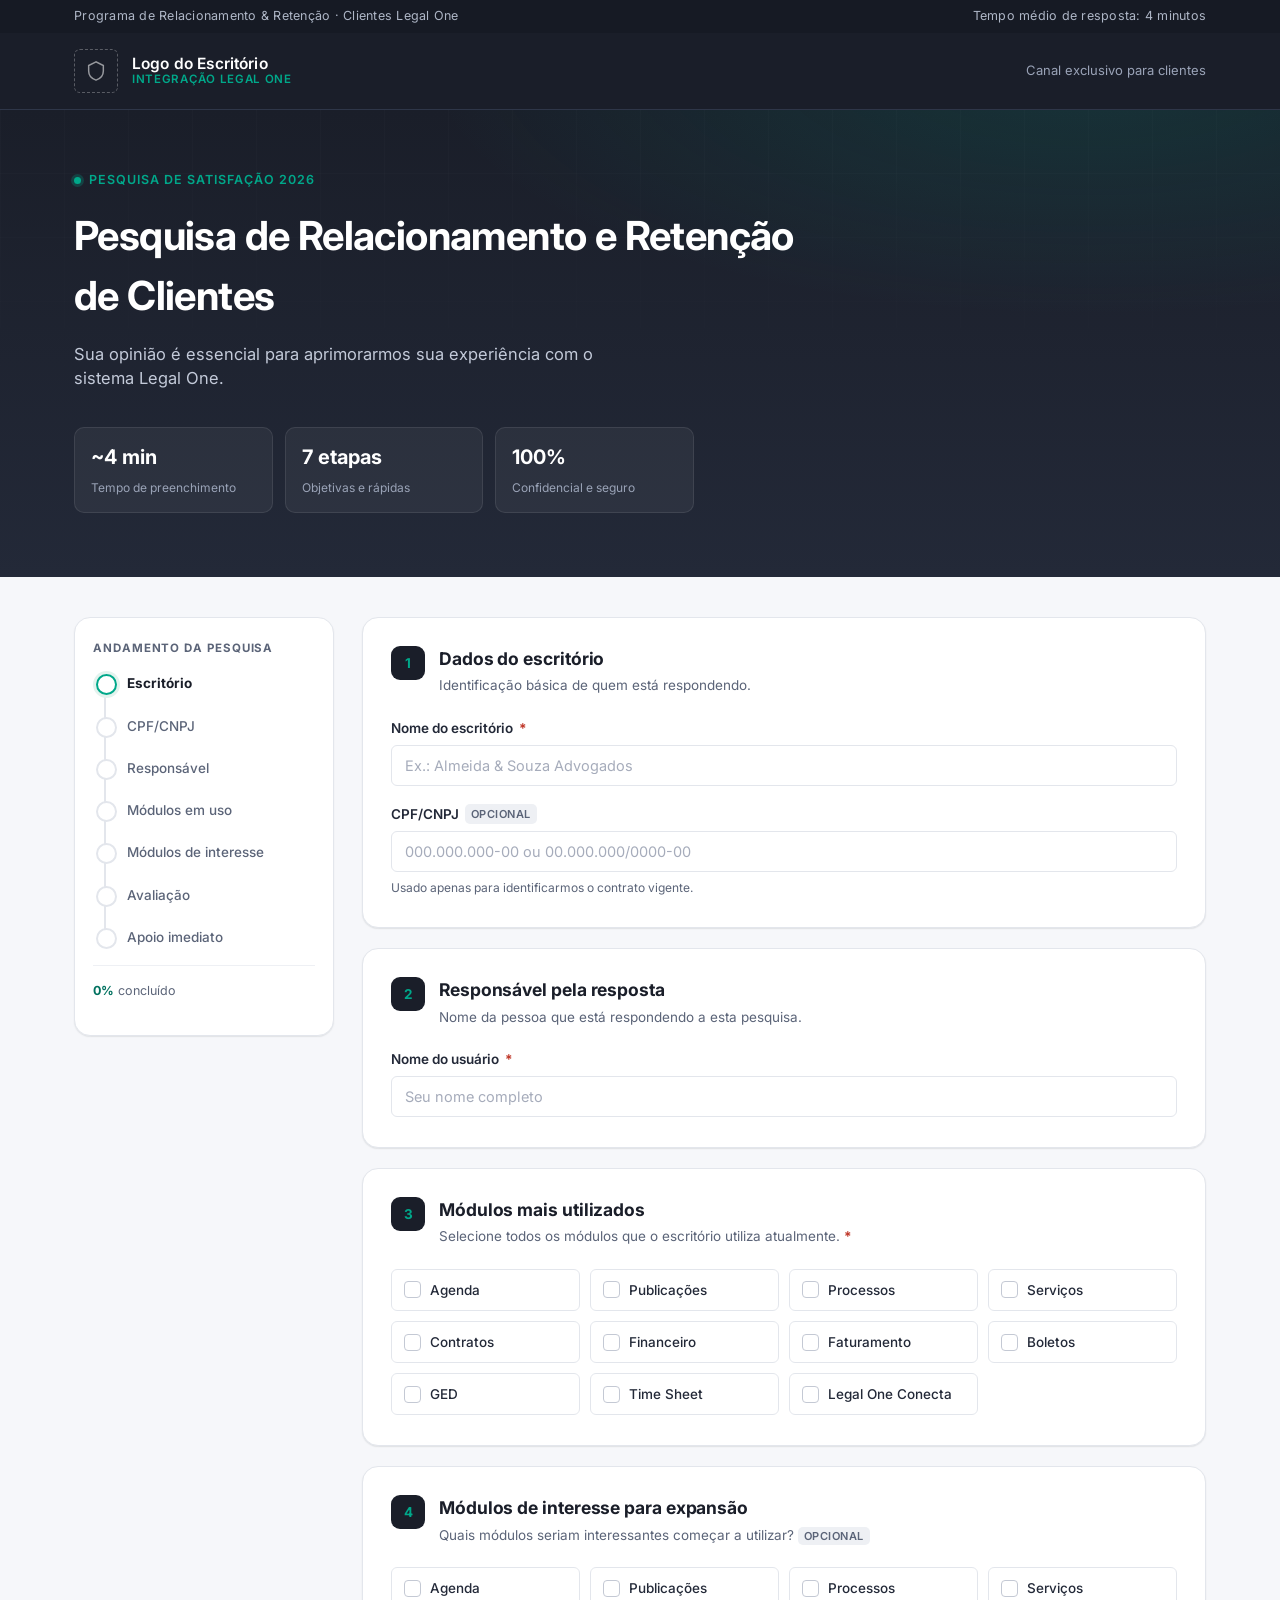
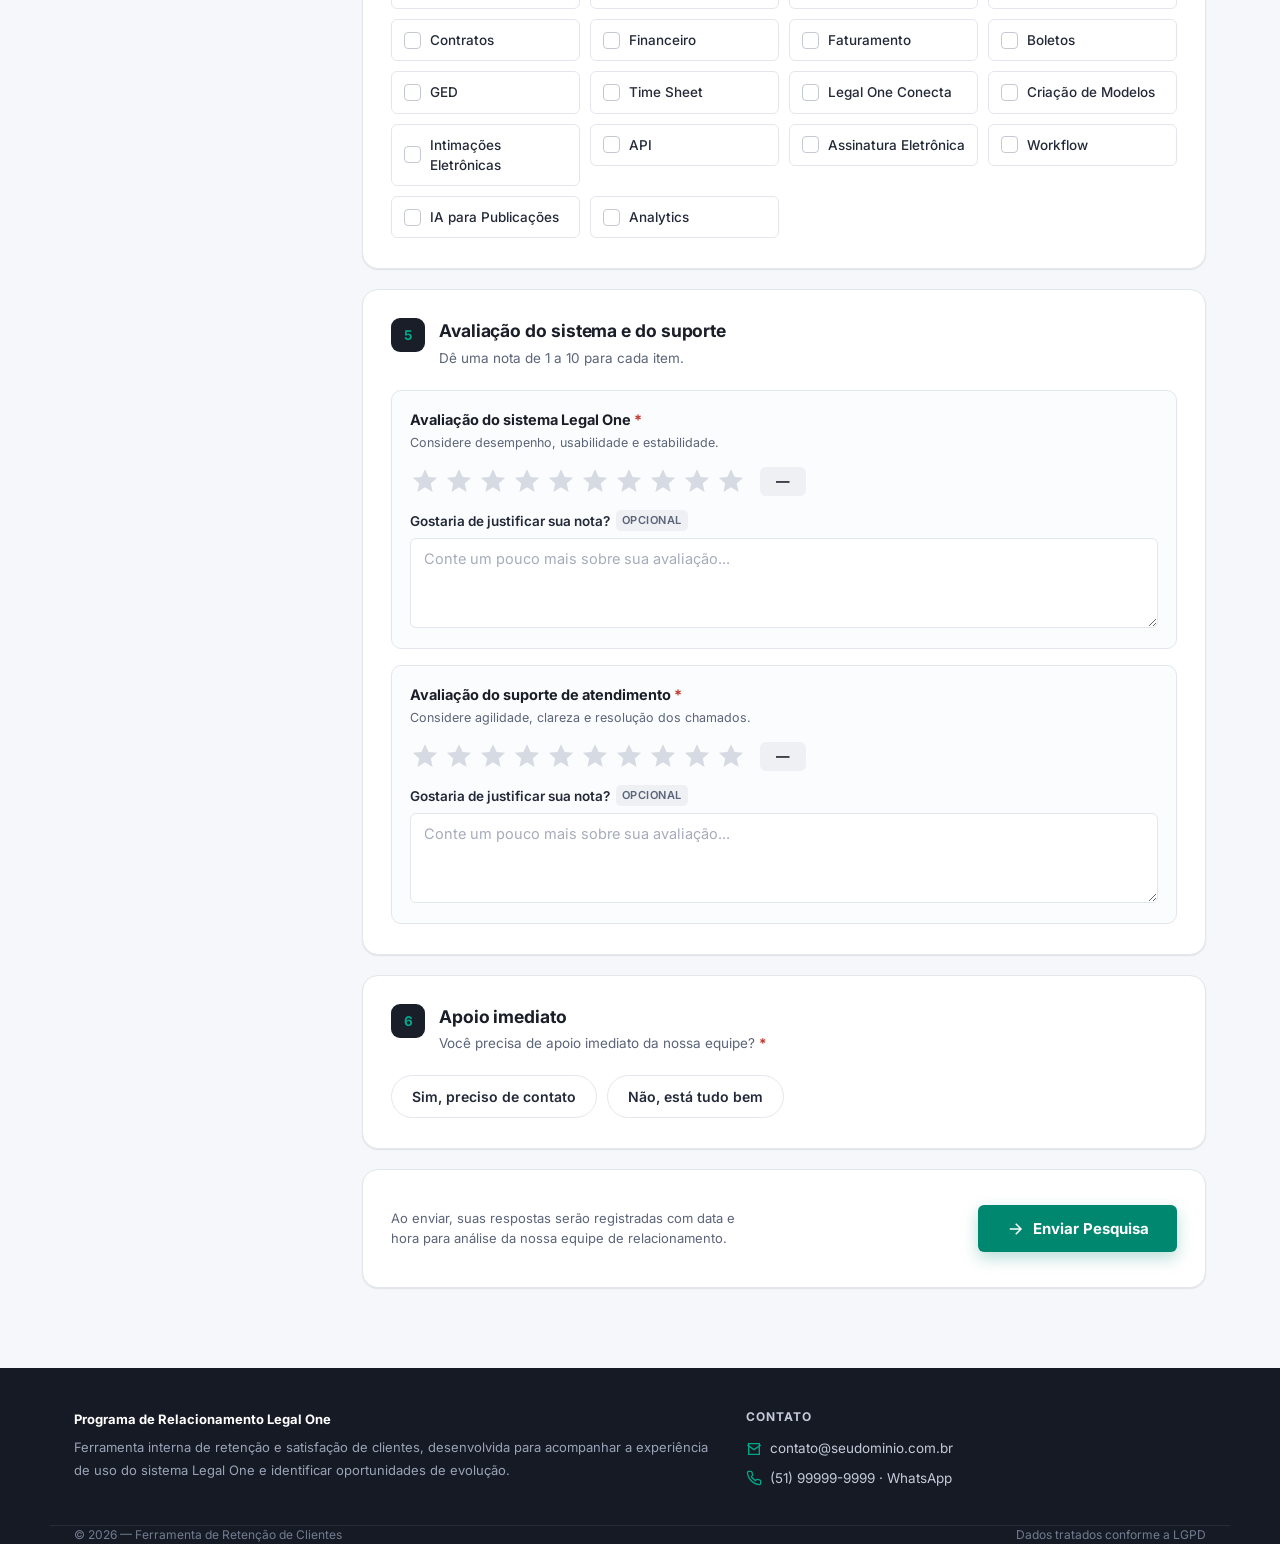
<file: ProjetoCS V4/index.html>
<!DOCTYPE html>
<html lang="pt-BR">
<head>
<meta charset="UTF-8">
<meta name="viewport" content="width=device-width, initial-scale=1.0">
<title>Pesquisa de Relacionamento e Retenção de Clientes | Legal One</title>
<meta name="description" content="Pesquisa de satisfação e retenção de clientes do sistema Legal One. Sua opinião nos ajuda a aprimorar sua experiência.">
<link rel="preconnect" href="https://fonts.googleapis.com">
<link rel="preconnect" href="https://fonts.gstatic.com" crossorigin>
<link href="https://fonts.googleapis.com/css2?family=Inter:wght@400;500;600;700;800&display=swap" rel="stylesheet">
<link rel="stylesheet" href="styles.css">
</head>
<body>

<a href="#survey" class="skip-link">Ir para o formulário</a>

<!-- Faixa institucional -->
<div class="top-strip">
  <div class="top-strip__inner">
    <span>Programa de Relacionamento &amp; Retenção · Clientes Legal One</span>
    <span>Tempo médio de resposta: 4 minutos</span>
  </div>
</div>

<!-- Navbar -->
<header class="navbar">
  <div class="navbar__inner">
    <div class="brand">
      <div class="brand__logo-slot" aria-hidden="true">
        <!-- Área reservada para o logo do escritório -->
        <svg viewBox="0 0 24 24" fill="none" stroke="currentColor" stroke-width="1.6">
          <path d="M12 2 4 6v6c0 5 3.5 8.5 8 10 4.5-1.5 8-5 8-10V6l-8-4Z"/>
        </svg>
      </div>
      <div class="brand__text">
        <span class="brand__office">Logo do Escritório</span>
        <span class="brand__tag">Integração Legal One</span>
      </div>
    </div>
    <div class="navbar__meta">Canal exclusivo para clientes</div>
  </div>
</header>

<!-- Hero -->
<section class="hero">
  <div class="hero__inner">
    <div>
      <p class="hero__eyebrow">Pesquisa de satisfação 2026</p>
      <h1>Pesquisa de Relacionamento e Retenção de Clientes</h1>
      <p class="lead">Sua opinião é essencial para aprimorarmos sua experiência com o sistema Legal One.</p>
    </div>
    <div class="hero__stats">
      <div class="hero__stat">
        <strong>~4 min</strong>
        <span>Tempo de preenchimento</span>
      </div>
      <div class="hero__stat">
        <strong>7 etapas</strong>
        <span>Objetivas e rápidas</span>
      </div>
      <div class="hero__stat">
        <strong>100%</strong>
        <span>Confidencial e seguro</span>
      </div>
    </div>
  </div>
</section>

<!-- Conteúdo principal -->
<main class="page">

  <!-- Trilho de progresso lateral -->
  <aside class="rail" aria-hidden="true">
    <div class="rail__card">
      <p class="rail__title">Andamento da pesquisa</p>
      <ol class="rail__list" id="railList">
        <li class="rail__item" data-section="s1">Escritório</li>
        <li class="rail__item" data-section="s2">CPF/CNPJ</li>
        <li class="rail__item" data-section="s3">Responsável</li>
        <li class="rail__item" data-section="s4">Módulos em uso</li>
        <li class="rail__item" data-section="s5">Módulos de interesse</li>
        <li class="rail__item" data-section="s6">Avaliação</li>
        <li class="rail__item" data-section="s7">Apoio imediato</li>
      </ol>
      <p class="rail__progress-label"><strong id="progressPercent">0%</strong> concluído</p>
    </div>
  </aside>

  <!-- Formulário -->
  <form id="survey" novalidate>

    <!-- 1. Escritório -->
    <section class="section-card" id="s1">
      <div class="section-card__head">
        <span class="section-card__num">1</span>
        <div>
          <h2 class="section-card__title">Dados do escritório</h2>
          <p class="section-card__hint">Identificação básica de quem está respondendo.</p>
        </div>
      </div>

      <div class="field">
        <label class="field__label" for="officeName">Nome do escritório <span class="req-mark">*</span></label>
        <input type="text" id="officeName" name="officeName" placeholder="Ex.: Almeida &amp; Souza Advogados" required>
        <span class="field__error" id="err-officeName">⚠ Informe o nome do escritório.</span>
      </div>

      <div class="field">
        <label class="field__label" for="cnpj">CPF/CNPJ <span class="opt-mark">opcional</span></label>
        <input type="text" id="cnpj" name="cnpj" placeholder="000.000.000-00 ou 00.000.000/0000-00" inputmode="numeric" maxlength="18">
        <span class="field__error" id="err-cnpj">⚠ Informe um CPF ou CNPJ válido.</span>
        <span class="field__help">Usado apenas para identificarmos o contrato vigente.</span>
      </div>
    </section>

    <!-- 3. Usuário (mantemos numeração visual sequencial 1-7 nos cards, mas o campo 2 do briefing — CNPJ — está dentro do card 1) -->
    <section class="section-card" id="s3">
      <div class="section-card__head">
        <span class="section-card__num">2</span>
        <div>
          <h2 class="section-card__title">Responsável pela resposta</h2>
          <p class="section-card__hint">Nome da pessoa que está respondendo a esta pesquisa.</p>
        </div>
      </div>

      <div class="field">
        <label class="field__label" for="userName">Nome do usuário <span class="req-mark">*</span></label>
        <input type="text" id="userName" name="userName" placeholder="Seu nome completo" required>
        <span class="field__error" id="err-userName">⚠ Informe seu nome.</span>
      </div>
    </section>

    <!-- 4. Módulos mais utilizados -->
    <section class="section-card" id="s4">
      <div class="section-card__head">
        <span class="section-card__num">3</span>
        <div>
          <h2 class="section-card__title">Módulos mais utilizados</h2>
          <p class="section-card__hint">Selecione todos os módulos que o escritório utiliza atualmente. <span class="req-mark">*</span></p>
        </div>
      </div>

      <div class="check-grid" id="modulesUsedGrid" role="group" aria-labelledby="s4title"></div>
      <span class="field__error" id="err-modulesUsed" style="margin-top:12px;">⚠ Selecione ao menos um módulo utilizado.</span>
    </section>

    <!-- 5. Módulos de interesse -->
    <section class="section-card" id="s5">
      <div class="section-card__head">
        <span class="section-card__num">4</span>
        <div>
          <h2 class="section-card__title">Módulos de interesse para expansão</h2>
          <p class="section-card__hint">Quais módulos seriam interessantes começar a utilizar? <span class="opt-mark">opcional</span></p>
        </div>
      </div>

      <div class="check-grid" id="modulesInterestGrid" role="group" aria-labelledby="s5title"></div>
    </section>

    <!-- 6. Avaliação -->
    <section class="section-card" id="s6">
      <div class="section-card__head">
        <span class="section-card__num">5</span>
        <div>
          <h2 class="section-card__title">Avaliação do sistema e do suporte</h2>
          <p class="section-card__hint">Dê uma nota de 1 a 10 para cada item.</p>
        </div>
      </div>

      <div class="rating-block">
        <p class="rating-block__title">Avaliação do sistema Legal One <span class="req-mark">*</span></p>
        <p class="rating-block__sub">Considere desempenho, usabilidade e estabilidade.</p>
        <div class="stars" id="starsSystem" role="radiogroup" aria-label="Nota do sistema Legal One, de 1 a 10"></div>
        <input type="hidden" id="ratingSystem" name="ratingSystem" required>
        <span class="field__error" id="err-ratingSystem">⚠ Selecione uma nota de 1 a 10.</span>

        <div class="field">
          <label class="field__label" for="justifySystem">Gostaria de justificar sua nota? <span class="opt-mark">opcional</span></label>
          <textarea id="justifySystem" name="justifySystem" placeholder="Conte um pouco mais sobre sua avaliação..."></textarea>
        </div>
      </div>

      <div class="rating-block">
        <p class="rating-block__title">Avaliação do suporte de atendimento <span class="req-mark">*</span></p>
        <p class="rating-block__sub">Considere agilidade, clareza e resolução dos chamados.</p>
        <div class="stars" id="starsSupport" role="radiogroup" aria-label="Nota do suporte de atendimento, de 1 a 10"></div>
        <input type="hidden" id="ratingSupport" name="ratingSupport" required>
        <span class="field__error" id="err-ratingSupport">⚠ Selecione uma nota de 1 a 10.</span>

        <div class="field">
          <label class="field__label" for="justifySupport">Gostaria de justificar sua nota? <span class="opt-mark">opcional</span></label>
          <textarea id="justifySupport" name="justifySupport" placeholder="Conte um pouco mais sobre sua avaliação..."></textarea>
        </div>
      </div>
    </section>

    <!-- 7. Apoio imediato -->
    <section class="section-card" id="s7">
      <div class="section-card__head">
        <span class="section-card__num">6</span>
        <div>
          <h2 class="section-card__title">Apoio imediato</h2>
          <p class="section-card__hint">Você precisa de apoio imediato da nossa equipe? <span class="req-mark">*</span></p>
        </div>
      </div>

      <div class="radio-row" role="radiogroup" aria-label="Necessita de apoio imediato?">
        <div class="radio-pill" data-variant="yes">
          <input type="radio" id="supportYes" name="needSupport" value="sim" required>
          <label for="supportYes">Sim, preciso de contato</label>
        </div>
        <div class="radio-pill" data-variant="no">
          <input type="radio" id="supportNo" name="needSupport" value="nao">
          <label for="supportNo">Não, está tudo bem</label>
        </div>
      </div>
      <span class="field__error" id="err-needSupport">⚠ Selecione uma das opções.</span>

      <div class="contact-reveal" id="contactReveal">
        <div class="field">
          <label class="field__label" for="contactInfo">Informe seu telefone ou e-mail para contato <span class="req-mark">*</span></label>
          <input type="text" id="contactInfo" name="contactInfo" placeholder="(51) 99999-9999 ou nome@escritorio.com.br">
          <span class="field__error" id="err-contactInfo">⚠ Informe um telefone ou e-mail válido.</span>
        </div>
      </div>
    </section>

    <!-- Envio -->
    <div class="submit-bar">
      <p class="submit-bar__text">Ao enviar, suas respostas serão registradas com data e hora para análise da nossa equipe de relacionamento.</p>
      <button type="submit" class="btn btn-primary" id="submitBtn">
        <svg viewBox="0 0 24 24" fill="none" stroke="currentColor" stroke-width="2"><path d="M5 12h14M13 5l7 7-7 7"/></svg>
        Enviar Pesquisa
      </button>
    </div>

  </form>
</main>

<!-- Overlay de sucesso -->
<div class="success-overlay" id="successOverlay" role="dialog" aria-modal="true" aria-labelledby="successTitle">
  <div class="success-card">
    <div class="success-card__icon">
      <svg viewBox="0 0 24 24" fill="none" stroke="currentColor" stroke-width="2.2"><path d="M5 13l4 4L19 7"/></svg>
    </div>
    <h2 id="successTitle">Pesquisa enviada com sucesso</h2>
    <p>Agradecemos sua participação! Nossa equipe analisará suas respostas e entrará em contato caso necessário.</p>
    <button type="button" class="btn btn-primary" id="closeSuccessBtn">Concluir</button>
  </div>
</div>

<!-- Rodapé -->
<footer class="site-footer">
  <div class="site-footer__inner">
    <div class="site-footer__col">
      <p class="site-footer__brand">Programa de Relacionamento Legal One</p>
      <p>Ferramenta interna de retenção e satisfação de clientes, desenvolvida para acompanhar a experiência de uso do sistema Legal One e identificar oportunidades de evolução.</p>
    </div>
    <div class="site-footer__col">
      <h4>Contato</h4>
      <a class="site-footer__contact-line site-footer__contact-link" href="mailto:contato@seudominio.com.br">
        <svg viewBox="0 0 24 24" fill="none" stroke="currentColor" stroke-width="2"><path d="M4 4h16v16H4z"/><path d="m22 6-10 7L2 6"/></svg>
        <span>contato@seudominio.com.br</span>
      </a>
      <!-- Troque o número abaixo pelo WhatsApp real do escritório, sempre com código do país (55) + DDD, sem espaços/símbolos -->
      <a class="site-footer__contact-line site-footer__contact-link" href="https://wa.me/5551999999999" target="_blank" rel="noopener">
        <svg viewBox="0 0 24 24" fill="none" stroke="currentColor" stroke-width="2"><path d="M22 16.92v3a2 2 0 0 1-2.18 2 19.79 19.79 0 0 1-8.63-3.07 19.5 19.5 0 0 1-6-6 19.79 19.79 0 0 1-3.07-8.67A2 2 0 0 1 4.11 2h3a2 2 0 0 1 2 1.72c.127.96.362 1.903.7 2.81a2 2 0 0 1-.45 2.11L8.09 9.91a16 16 0 0 0 6 6l1.27-1.27a2 2 0 0 1 2.11-.45c.907.338 1.85.573 2.81.7A2 2 0 0 1 22 16.92"/></svg>
        <span>(51) 99999-9999 · WhatsApp</span>
      </a>
    </div>
  </div>
  <div class="top-strip__inner site-footer__bottom" style="max-width:1180px;margin:0 auto;padding:0 24px;">
    <span>© 2026 — Ferramenta de Retenção de Clientes</span>
    <span>Dados tratados conforme a LGPD</span>
  </div>
</footer>

<script src="config.js"></script>
<script src="script.js"></script>
</body>
</html>
</file>
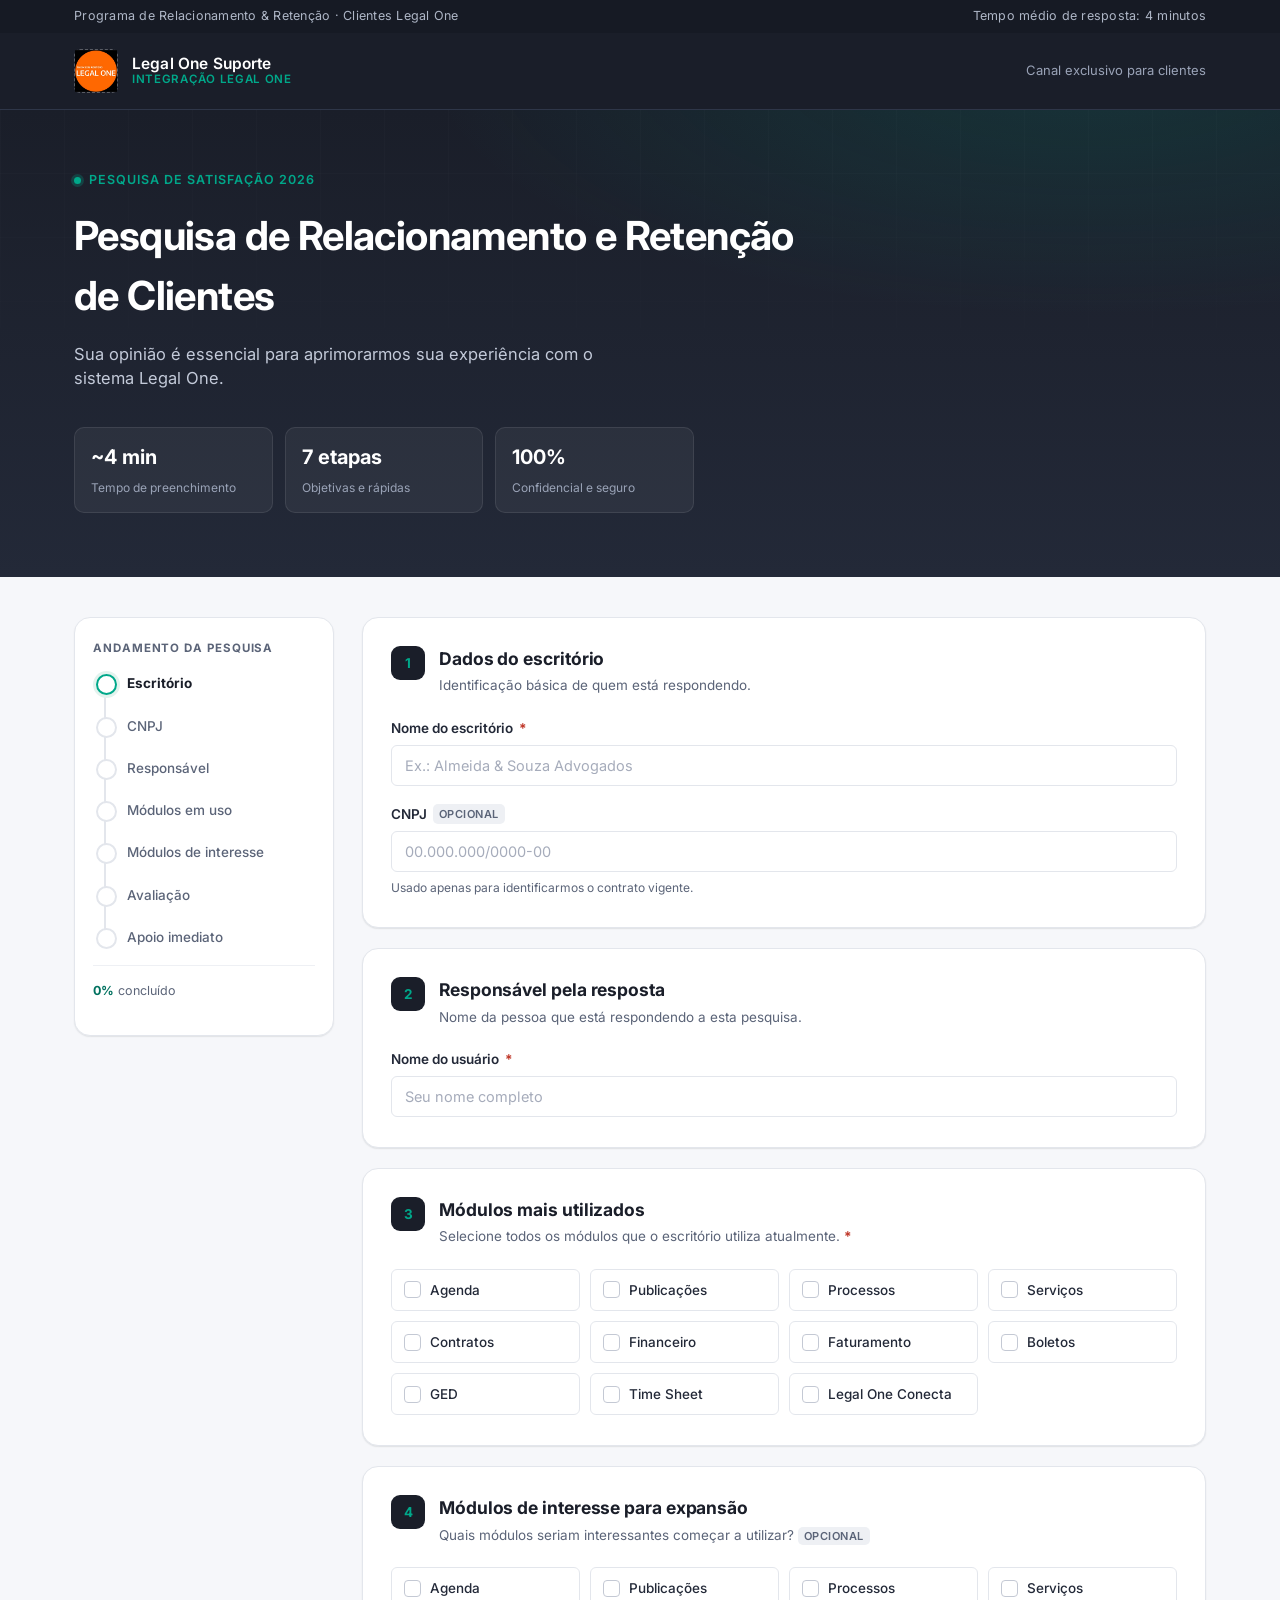
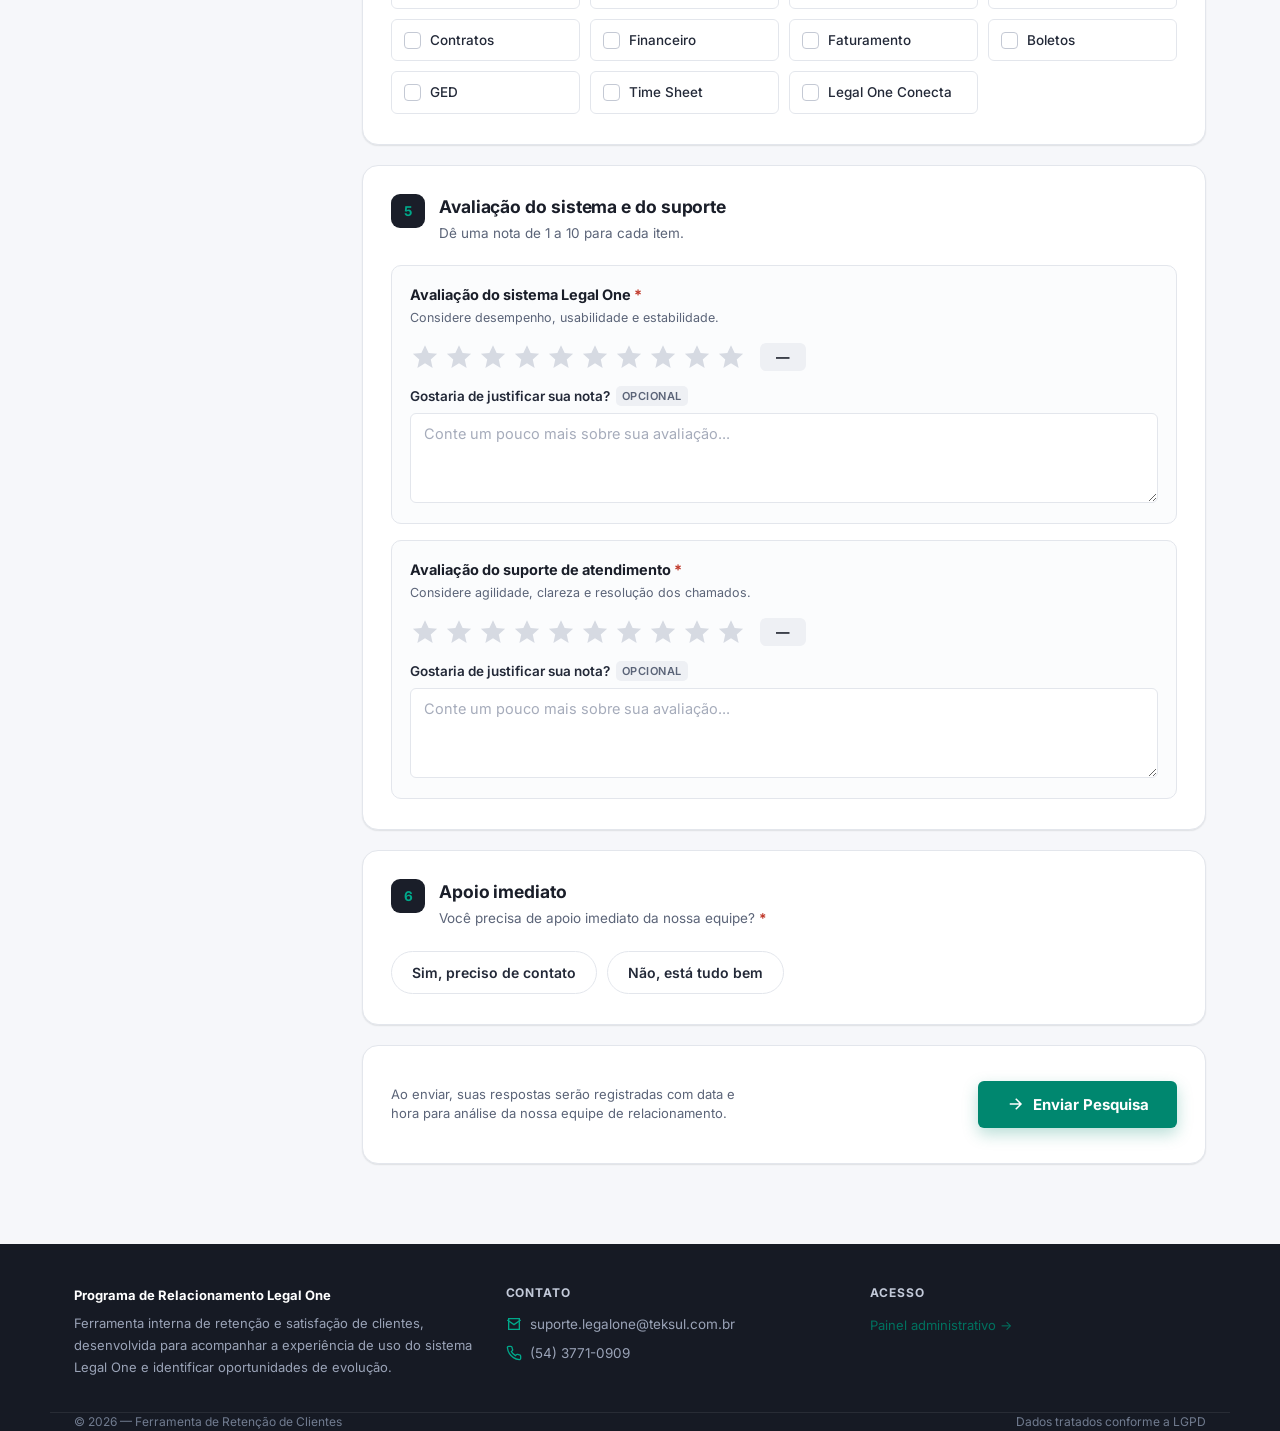
<file: ProjetoCS/index.html>
<!DOCTYPE html>
<html lang="pt-BR">
<head>
<meta charset="UTF-8">
<meta name="viewport" content="width=device-width, initial-scale=1.0">
<title>Pesquisa de Relacionamento e Retenção de Clientes | Legal One</title>
<meta name="description" content="Pesquisa de satisfação e retenção de clientes do sistema Legal One. Sua opinião nos ajuda a aprimorar sua experiência.">
<link rel="preconnect" href="https://fonts.googleapis.com">
<link rel="preconnect" href="https://fonts.gstatic.com" crossorigin>
<link href="https://fonts.googleapis.com/css2?family=Inter:wght@400;500;600;700;800&display=swap" rel="stylesheet">
<link rel="stylesheet" href="styles.css">
</head>
<body>

<a href="#survey" class="skip-link">Ir para o formulário</a>

<!-- Faixa institucional -->
<div class="top-strip">
  <div class="top-strip__inner">
    <span>Programa de Relacionamento &amp; Retenção · Clientes Legal One</span>
    <span>Tempo médio de resposta: 4 minutos</span>
  </div>
</div>

<!-- Navbar -->
<!-- Navbar -->
<header class="navbar">
  <div class="navbar__inner">
    <div class="brand">
      <div class="brand__logo-slot" aria-hidden="true">
        <img src="Legal One.png" alt="Logo Legal One Suporte" class="brand__logo">
      </div>

      <div class="brand__text">
        <span class="brand__office">Legal One Suporte</span>
        <span class="brand__tag">Integração Legal One</span>
      </div>
    </div>

    <div class="navbar__meta">Canal exclusivo para clientes</div>
  </div>
</header>

<!-- Hero -->
<section class="hero">
  <div class="hero__inner">
    <div>
      <p class="hero__eyebrow">Pesquisa de satisfação 2026</p>
      <h1>Pesquisa de Relacionamento e Retenção de Clientes</h1>
      <p class="lead">Sua opinião é essencial para aprimorarmos sua experiência com o sistema Legal One.</p>
    </div>
    <div class="hero__stats">
      <div class="hero__stat">
        <strong>~4 min</strong>
        <span>Tempo de preenchimento</span>
      </div>
      <div class="hero__stat">
        <strong>7 etapas</strong>
        <span>Objetivas e rápidas</span>
      </div>
      <div class="hero__stat">
        <strong>100%</strong>
        <span>Confidencial e seguro</span>
      </div>
    </div>
  </div>
</section>

<!-- Conteúdo principal -->
<main class="page">

  <!-- Trilho de progresso lateral -->
  <aside class="rail" aria-hidden="true">
    <div class="rail__card">
      <p class="rail__title">Andamento da pesquisa</p>
      <ol class="rail__list" id="railList">
        <li class="rail__item" data-section="s1">Escritório</li>
        <li class="rail__item" data-section="s2">CNPJ</li>
        <li class="rail__item" data-section="s3">Responsável</li>
        <li class="rail__item" data-section="s4">Módulos em uso</li>
        <li class="rail__item" data-section="s5">Módulos de interesse</li>
        <li class="rail__item" data-section="s6">Avaliação</li>
        <li class="rail__item" data-section="s7">Apoio imediato</li>
      </ol>
      <p class="rail__progress-label"><strong id="progressPercent">0%</strong> concluído</p>
    </div>
  </aside>

  <!-- Formulário -->
  <form id="survey" novalidate>

    <!-- 1. Escritório -->
    <section class="section-card" id="s1">
      <div class="section-card__head">
        <span class="section-card__num">1</span>
        <div>
          <h2 class="section-card__title">Dados do escritório</h2>
          <p class="section-card__hint">Identificação básica de quem está respondendo.</p>
        </div>
      </div>

      <div class="field">
        <label class="field__label" for="officeName">Nome do escritório <span class="req-mark">*</span></label>
        <input type="text" id="officeName" name="officeName" placeholder="Ex.: Almeida &amp; Souza Advogados" required>
        <span class="field__error" id="err-officeName">⚠ Informe o nome do escritório.</span>
      </div>

      <div class="field">
        <label class="field__label" for="cnpj">CNPJ <span class="opt-mark">opcional</span></label>
        <input type="text" id="cnpj" name="cnpj" placeholder="00.000.000/0000-00" inputmode="numeric" maxlength="18">
        <span class="field__error" id="err-cnpj">⚠ Informe um CNPJ válido no formato 00.000.000/0000-00.</span>
        <span class="field__help">Usado apenas para identificarmos o contrato vigente.</span>
      </div>
    </section>

    <!-- 3. Usuário (mantemos numeração visual sequencial 1-7 nos cards, mas o campo 2 do briefing — CNPJ — está dentro do card 1) -->
    <section class="section-card" id="s3">
      <div class="section-card__head">
        <span class="section-card__num">2</span>
        <div>
          <h2 class="section-card__title">Responsável pela resposta</h2>
          <p class="section-card__hint">Nome da pessoa que está respondendo a esta pesquisa.</p>
        </div>
      </div>

      <div class="field">
        <label class="field__label" for="userName">Nome do usuário <span class="req-mark">*</span></label>
        <input type="text" id="userName" name="userName" placeholder="Seu nome completo" required>
        <span class="field__error" id="err-userName">⚠ Informe seu nome.</span>
      </div>
    </section>

    <!-- 4. Módulos mais utilizados -->
    <section class="section-card" id="s4">
      <div class="section-card__head">
        <span class="section-card__num">3</span>
        <div>
          <h2 class="section-card__title">Módulos mais utilizados</h2>
          <p class="section-card__hint">Selecione todos os módulos que o escritório utiliza atualmente. <span class="req-mark">*</span></p>
        </div>
      </div>

      <div class="check-grid" id="modulesUsedGrid" role="group" aria-labelledby="s4title"></div>
      <span class="field__error" id="err-modulesUsed" style="margin-top:12px;">⚠ Selecione ao menos um módulo utilizado.</span>
    </section>

    <!-- 5. Módulos de interesse -->
    <section class="section-card" id="s5">
      <div class="section-card__head">
        <span class="section-card__num">4</span>
        <div>
          <h2 class="section-card__title">Módulos de interesse para expansão</h2>
          <p class="section-card__hint">Quais módulos seriam interessantes começar a utilizar? <span class="opt-mark">opcional</span></p>
        </div>
      </div>

      <div class="check-grid" id="modulesInterestGrid" role="group" aria-labelledby="s5title"></div>
    </section>

    <!-- 6. Avaliação -->
    <section class="section-card" id="s6">
      <div class="section-card__head">
        <span class="section-card__num">5</span>
        <div>
          <h2 class="section-card__title">Avaliação do sistema e do suporte</h2>
          <p class="section-card__hint">Dê uma nota de 1 a 10 para cada item.</p>
        </div>
      </div>

      <div class="rating-block">
        <p class="rating-block__title">Avaliação do sistema Legal One <span class="req-mark">*</span></p>
        <p class="rating-block__sub">Considere desempenho, usabilidade e estabilidade.</p>
        <div class="stars" id="starsSystem" role="radiogroup" aria-label="Nota do sistema Legal One, de 1 a 10"></div>
        <input type="hidden" id="ratingSystem" name="ratingSystem" required>
        <span class="field__error" id="err-ratingSystem">⚠ Selecione uma nota de 1 a 10.</span>

        <div class="field">
          <label class="field__label" for="justifySystem">Gostaria de justificar sua nota? <span class="opt-mark">opcional</span></label>
          <textarea id="justifySystem" name="justifySystem" placeholder="Conte um pouco mais sobre sua avaliação..."></textarea>
        </div>
      </div>

      <div class="rating-block">
        <p class="rating-block__title">Avaliação do suporte de atendimento <span class="req-mark">*</span></p>
        <p class="rating-block__sub">Considere agilidade, clareza e resolução dos chamados.</p>
        <div class="stars" id="starsSupport" role="radiogroup" aria-label="Nota do suporte de atendimento, de 1 a 10"></div>
        <input type="hidden" id="ratingSupport" name="ratingSupport" required>
        <span class="field__error" id="err-ratingSupport">⚠ Selecione uma nota de 1 a 10.</span>

        <div class="field">
          <label class="field__label" for="justifySupport">Gostaria de justificar sua nota? <span class="opt-mark">opcional</span></label>
          <textarea id="justifySupport" name="justifySupport" placeholder="Conte um pouco mais sobre sua avaliação..."></textarea>
        </div>
      </div>
    </section>

    <!-- 7. Apoio imediato -->
    <section class="section-card" id="s7">
      <div class="section-card__head">
        <span class="section-card__num">6</span>
        <div>
          <h2 class="section-card__title">Apoio imediato</h2>
          <p class="section-card__hint">Você precisa de apoio imediato da nossa equipe? <span class="req-mark">*</span></p>
        </div>
      </div>

      <div class="radio-row" role="radiogroup" aria-label="Necessita de apoio imediato?">
        <div class="radio-pill" data-variant="yes">
          <input type="radio" id="supportYes" name="needSupport" value="sim" required>
          <label for="supportYes">Sim, preciso de contato</label>
        </div>
        <div class="radio-pill" data-variant="no">
          <input type="radio" id="supportNo" name="needSupport" value="nao">
          <label for="supportNo">Não, está tudo bem</label>
        </div>
      </div>
      <span class="field__error" id="err-needSupport">⚠ Selecione uma das opções.</span>

      <div class="contact-reveal" id="contactReveal">
        <div class="field">
          <label class="field__label" for="contactInfo">Informe seu telefone ou e-mail para contato <span class="req-mark">*</span></label>
          <input type="text" id="contactInfo" name="contactInfo" placeholder="(51) 99999-9999 ou nome@escritorio.com.br">
          <span class="field__error" id="err-contactInfo">⚠ Informe um telefone ou e-mail válido.</span>
        </div>
      </div>
    </section>

    <!-- Envio -->
    <div class="submit-bar">
      <p class="submit-bar__text">Ao enviar, suas respostas serão registradas com data e hora para análise da nossa equipe de relacionamento.</p>
      <button type="submit" class="btn btn-primary" id="submitBtn">
        <svg viewBox="0 0 24 24" fill="none" stroke="currentColor" stroke-width="2"><path d="M5 12h14M13 5l7 7-7 7"/></svg>
        Enviar Pesquisa
      </button>
    </div>

  </form>
</main>

<!-- Overlay de sucesso -->
<div class="success-overlay" id="successOverlay" role="dialog" aria-modal="true" aria-labelledby="successTitle">
  <div class="success-card">
    <div class="success-card__icon">
      <svg viewBox="0 0 24 24" fill="none" stroke="currentColor" stroke-width="2.2"><path d="M5 13l4 4L19 7"/></svg>
    </div>
    <h2 id="successTitle">Pesquisa enviada com sucesso</h2>
    <p>Agradecemos sua participação! Nossa equipe analisará suas respostas e entrará em contato caso necessário.</p>
    <button type="button" class="btn btn-primary" id="closeSuccessBtn">Concluir</button>
  </div>
</div>

<!-- Rodapé -->
<footer class="site-footer">
  <div class="site-footer__inner">
    <div class="site-footer__col">
      <p class="site-footer__brand">Programa de Relacionamento Legal One</p>
      <p>Ferramenta interna de retenção e satisfação de clientes, desenvolvida para acompanhar a experiência de uso do sistema Legal One e identificar oportunidades de evolução.</p>
    </div>
    <div class="site-footer__col">
      <h4>Contato</h4>
      <div class="site-footer__contact-line">
        <svg viewBox="0 0 24 24" fill="none" stroke="currentColor" stroke-width="2"><path d="M4 4h16v16H4z"/><path d="m22 6-10 7L2 6"/></svg>
        <span>suporte.legalone@teksul.com.br</span>
      </div>
      <div class="site-footer__contact-line">
        <svg viewBox="0 0 24 24" fill="none" stroke="currentColor" stroke-width="2"><path d="M22 16.92v3a2 2 0 0 1-2.18 2 19.79 19.79 0 0 1-8.63-3.07 19.5 19.5 0 0 1-6-6 19.79 19.79 0 0 1-3.07-8.67A2 2 0 0 1 4.11 2h3a2 2 0 0 1 2 1.72c.127.96.362 1.903.7 2.81a2 2 0 0 1-.45 2.11L8.09 9.91a16 16 0 0 0 6 6l1.27-1.27a2 2 0 0 1 2.11-.45c.907.338 1.85.573 2.81.7A2 2 0 0 1 22 16.92"/></svg>
        <span>(54) 3771-0909</span>
      </div>
    </div>
    <div class="site-footer__col">
      <h4>Acesso</h4>
      <p><a href="dashboard.html">Painel administrativo →</a></p>
    </div>
  </div>
  <div class="top-strip__inner site-footer__bottom" style="max-width:1180px;margin:0 auto;padding:0 24px;">
    <span>© 2026 — Ferramenta de Retenção de Clientes</span>
    <span>Dados tratados conforme a LGPD</span>
  </div>
</footer>

<script src="script.js"></script>
</body>
</html>
</file>
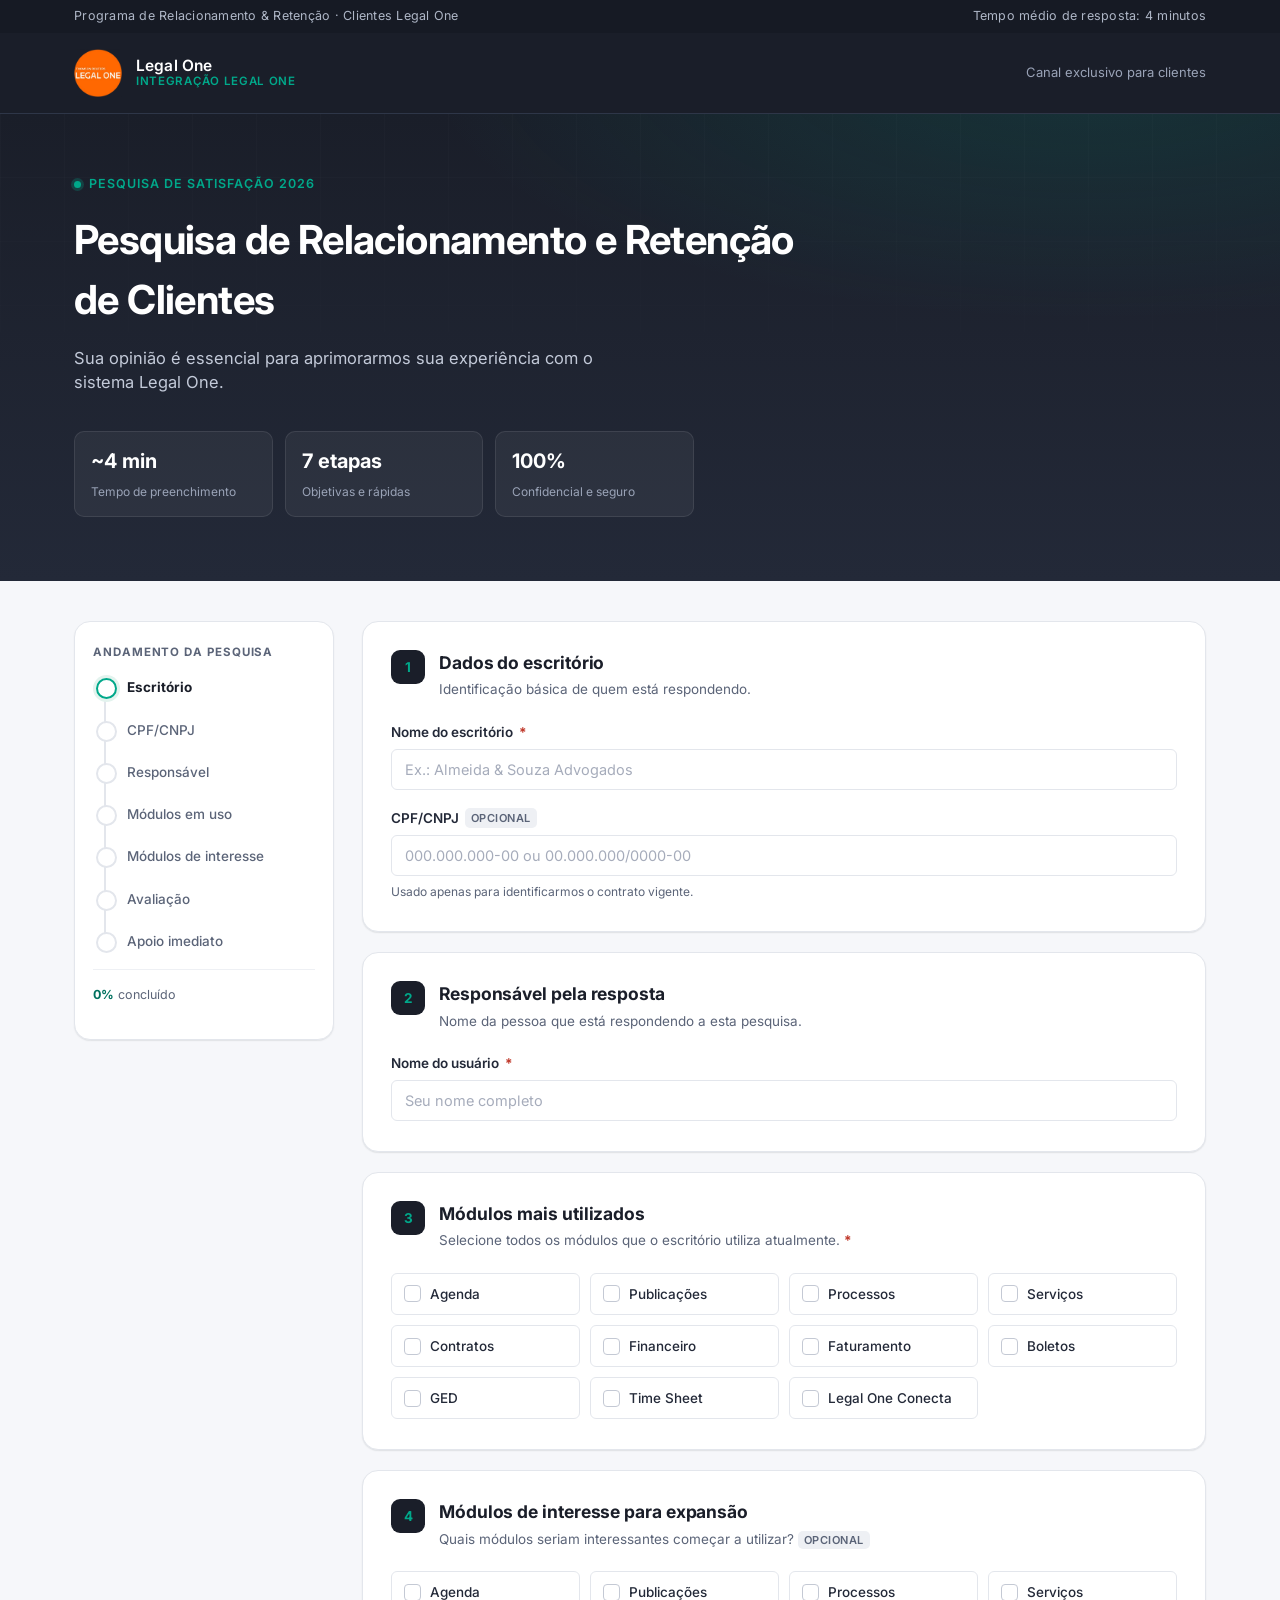
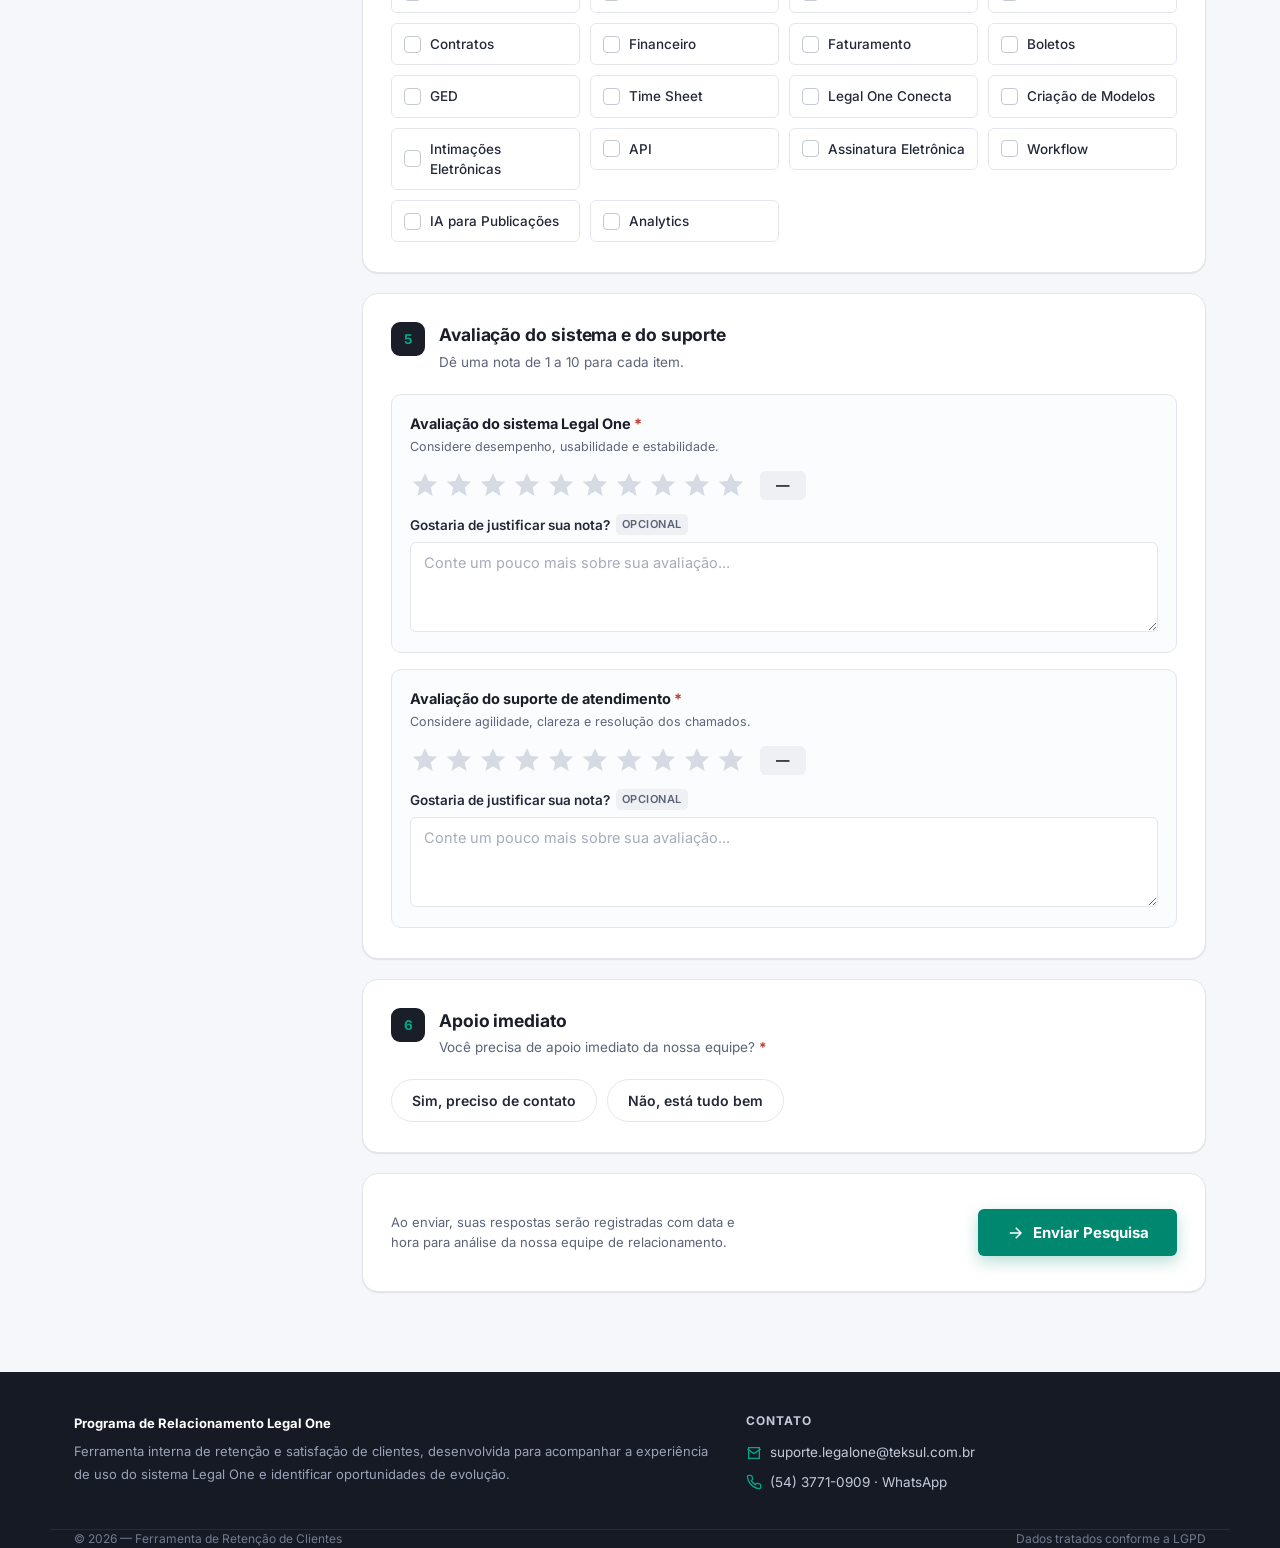
<file: ProjetoCSVFinal/index.html>
<!DOCTYPE html>
<html lang="pt-BR">
<head>
<meta charset="UTF-8">
<meta name="viewport" content="width=device-width, initial-scale=1.0">
<title>Pesquisa de Relacionamento e Retenção de Clientes | Legal One</title>
<meta name="description" content="Pesquisa de satisfação e retenção de clientes do sistema Legal One. Sua opinião nos ajuda a aprimorar sua experiência.">
<link rel="preconnect" href="https://fonts.googleapis.com">
<link rel="preconnect" href="https://fonts.gstatic.com" crossorigin>
<link href="https://fonts.googleapis.com/css2?family=Inter:wght@400;500;600;700;800&display=swap" rel="stylesheet">
<link rel="stylesheet" href="styles.css">
</head>
<body>

<a href="#survey" class="skip-link">Ir para o formulário</a>

<!-- Faixa institucional -->
<div class="top-strip">
  <div class="top-strip__inner">
    <span>Programa de Relacionamento &amp; Retenção · Clientes Legal One</span>
    <span>Tempo médio de resposta: 4 minutos</span>
  </div>
</div>

<!-- Navbar -->
<header class="navbar">
  <div class="navbar__inner">
    <div class="brand">
      <div class="brand__logo-slot" aria-hidden="true">
        <img src="Legal One.png" alt="Logo Legal One Suporte" class="brand__logo">
      </div>
      <div class="brand__text">
        <span class="brand__office">Legal One</span>
        <span class="brand__tag">Integração Legal One</span>
      </div>
    </div>
    <div class="navbar__meta">Canal exclusivo para clientes</div>
  </div>
</header>

<!-- Hero -->
<section class="hero">
  <div class="hero__inner">
    <div>
      <p class="hero__eyebrow">Pesquisa de satisfação 2026</p>
      <h1>Pesquisa de Relacionamento e Retenção de Clientes</h1>
      <p class="lead">Sua opinião é essencial para aprimorarmos sua experiência com o sistema Legal One.</p>
    </div>
    <div class="hero__stats">
      <div class="hero__stat">
        <strong>~4 min</strong>
        <span>Tempo de preenchimento</span>
      </div>
      <div class="hero__stat">
        <strong>7 etapas</strong>
        <span>Objetivas e rápidas</span>
      </div>
      <div class="hero__stat">
        <strong>100%</strong>
        <span>Confidencial e seguro</span>
      </div>
    </div>
  </div>
</section>

<!-- Conteúdo principal -->
<main class="page">

  <!-- Trilho de progresso lateral -->
  <aside class="rail" aria-hidden="true">
    <div class="rail__card">
      <p class="rail__title">Andamento da pesquisa</p>
      <ol class="rail__list" id="railList">
        <li class="rail__item" data-section="s1">Escritório</li>
        <li class="rail__item" data-section="s2">CPF/CNPJ</li>
        <li class="rail__item" data-section="s3">Responsável</li>
        <li class="rail__item" data-section="s4">Módulos em uso</li>
        <li class="rail__item" data-section="s5">Módulos de interesse</li>
        <li class="rail__item" data-section="s6">Avaliação</li>
        <li class="rail__item" data-section="s7">Apoio imediato</li>
      </ol>
      <p class="rail__progress-label"><strong id="progressPercent">0%</strong> concluído</p>
    </div>
  </aside>

  <!-- Formulário -->
  <form id="survey" novalidate>

    <!-- 1. Escritório -->
    <section class="section-card" id="s1">
      <div class="section-card__head">
        <span class="section-card__num">1</span>
        <div>
          <h2 class="section-card__title">Dados do escritório</h2>
          <p class="section-card__hint">Identificação básica de quem está respondendo.</p>
        </div>
      </div>

      <div class="field">
        <label class="field__label" for="officeName">Nome do escritório <span class="req-mark">*</span></label>
        <input type="text" id="officeName" name="officeName" placeholder="Ex.: Almeida &amp; Souza Advogados" required>
        <span class="field__error" id="err-officeName">⚠ Informe o nome do escritório.</span>
      </div>

      <div class="field">
        <label class="field__label" for="cnpj">CPF/CNPJ <span class="opt-mark">opcional</span></label>
        <input type="text" id="cnpj" name="cnpj" placeholder="000.000.000-00 ou 00.000.000/0000-00" inputmode="numeric" maxlength="18">
        <span class="field__error" id="err-cnpj">⚠ Informe um CPF ou CNPJ válido.</span>
        <span class="field__help">Usado apenas para identificarmos o contrato vigente.</span>
      </div>
    </section>

    <!-- 3. Usuário (mantemos numeração visual sequencial 1-7 nos cards, mas o campo 2 do briefing — CNPJ — está dentro do card 1) -->
    <section class="section-card" id="s3">
      <div class="section-card__head">
        <span class="section-card__num">2</span>
        <div>
          <h2 class="section-card__title">Responsável pela resposta</h2>
          <p class="section-card__hint">Nome da pessoa que está respondendo a esta pesquisa.</p>
        </div>
      </div>

      <div class="field">
        <label class="field__label" for="userName">Nome do usuário <span class="req-mark">*</span></label>
        <input type="text" id="userName" name="userName" placeholder="Seu nome completo" required>
        <span class="field__error" id="err-userName">⚠ Informe seu nome.</span>
      </div>
    </section>

    <!-- 4. Módulos mais utilizados -->
    <section class="section-card" id="s4">
      <div class="section-card__head">
        <span class="section-card__num">3</span>
        <div>
          <h2 class="section-card__title">Módulos mais utilizados</h2>
          <p class="section-card__hint">Selecione todos os módulos que o escritório utiliza atualmente. <span class="req-mark">*</span></p>
        </div>
      </div>

      <div class="check-grid" id="modulesUsedGrid" role="group" aria-labelledby="s4title"></div>
      <span class="field__error" id="err-modulesUsed" style="margin-top:12px;">⚠ Selecione ao menos um módulo utilizado.</span>
    </section>

    <!-- 5. Módulos de interesse -->
    <section class="section-card" id="s5">
      <div class="section-card__head">
        <span class="section-card__num">4</span>
        <div>
          <h2 class="section-card__title">Módulos de interesse para expansão</h2>
          <p class="section-card__hint">Quais módulos seriam interessantes começar a utilizar? <span class="opt-mark">opcional</span></p>
        </div>
      </div>

      <div class="check-grid" id="modulesInterestGrid" role="group" aria-labelledby="s5title"></div>
    </section>

    <!-- 6. Avaliação -->
    <section class="section-card" id="s6">
      <div class="section-card__head">
        <span class="section-card__num">5</span>
        <div>
          <h2 class="section-card__title">Avaliação do sistema e do suporte</h2>
          <p class="section-card__hint">Dê uma nota de 1 a 10 para cada item.</p>
        </div>
      </div>

      <div class="rating-block">
        <p class="rating-block__title">Avaliação do sistema Legal One <span class="req-mark">*</span></p>
        <p class="rating-block__sub">Considere desempenho, usabilidade e estabilidade.</p>
        <div class="stars" id="starsSystem" role="radiogroup" aria-label="Nota do sistema Legal One, de 1 a 10"></div>
        <input type="hidden" id="ratingSystem" name="ratingSystem" required>
        <span class="field__error" id="err-ratingSystem">⚠ Selecione uma nota de 1 a 10.</span>

        <div class="field">
          <label class="field__label" for="justifySystem">Gostaria de justificar sua nota? <span class="opt-mark">opcional</span></label>
          <textarea id="justifySystem" name="justifySystem" placeholder="Conte um pouco mais sobre sua avaliação..."></textarea>
        </div>
      </div>

      <div class="rating-block">
        <p class="rating-block__title">Avaliação do suporte de atendimento <span class="req-mark">*</span></p>
        <p class="rating-block__sub">Considere agilidade, clareza e resolução dos chamados.</p>
        <div class="stars" id="starsSupport" role="radiogroup" aria-label="Nota do suporte de atendimento, de 1 a 10"></div>
        <input type="hidden" id="ratingSupport" name="ratingSupport" required>
        <span class="field__error" id="err-ratingSupport">⚠ Selecione uma nota de 1 a 10.</span>

        <div class="field">
          <label class="field__label" for="justifySupport">Gostaria de justificar sua nota? <span class="opt-mark">opcional</span></label>
          <textarea id="justifySupport" name="justifySupport" placeholder="Conte um pouco mais sobre sua avaliação..."></textarea>
        </div>
      </div>
    </section>

    <!-- 7. Apoio imediato -->
    <section class="section-card" id="s7">
      <div class="section-card__head">
        <span class="section-card__num">6</span>
        <div>
          <h2 class="section-card__title">Apoio imediato</h2>
          <p class="section-card__hint">Você precisa de apoio imediato da nossa equipe? <span class="req-mark">*</span></p>
        </div>
      </div>

      <div class="radio-row" role="radiogroup" aria-label="Necessita de apoio imediato?">
        <div class="radio-pill" data-variant="yes">
          <input type="radio" id="supportYes" name="needSupport" value="sim" required>
          <label for="supportYes">Sim, preciso de contato</label>
        </div>
        <div class="radio-pill" data-variant="no">
          <input type="radio" id="supportNo" name="needSupport" value="nao">
          <label for="supportNo">Não, está tudo bem</label>
        </div>
      </div>
      <span class="field__error" id="err-needSupport">⚠ Selecione uma das opções.</span>

      <div class="contact-reveal" id="contactReveal">
        <div class="field">
          <label class="field__label" for="contactInfo">Informe seu telefone ou e-mail para contato <span class="req-mark">*</span></label>
          <input type="text" id="contactInfo" name="contactInfo" placeholder="(51) 99999-9999 ou nome@escritorio.com.br">
          <span class="field__error" id="err-contactInfo">⚠ Informe um telefone ou e-mail válido.</span>
        </div>
        <div class="field">
          <label class="field__label" for="supportDescription">Descreva sua dúvida ou necessidade <span class="opt-mark">opcional</span></label>
          <textarea id="supportDescription" name="supportDescription" placeholder="Conte um pouco mais sobre o que você precisa de apoio..."></textarea>
        </div>
      </div>
    </section>

    <!-- Envio -->
    <div class="submit-bar">
      <p class="submit-bar__text">Ao enviar, suas respostas serão registradas com data e hora para análise da nossa equipe de relacionamento.</p>
      <button type="submit" class="btn btn-primary" id="submitBtn">
        <svg viewBox="0 0 24 24" fill="none" stroke="currentColor" stroke-width="2"><path d="M5 12h14M13 5l7 7-7 7"/></svg>
        Enviar Pesquisa
      </button>
    </div>

  </form>
</main>

<!-- Rodapé -->
<footer class="site-footer">
  <div class="site-footer__inner">
    <div class="site-footer__col">
      <p class="site-footer__brand">Programa de Relacionamento Legal One</p>
      <p>Ferramenta interna de retenção e satisfação de clientes, desenvolvida para acompanhar a experiência de uso do sistema Legal One e identificar oportunidades de evolução.</p>
    </div>
    <div class="site-footer__col">
      <h4>Contato</h4>
      <a class="site-footer__contact-line site-footer__contact-link" href="mailto:suporte.legalone@teksul.com.br">
        <svg viewBox="0 0 24 24" fill="none" stroke="currentColor" stroke-width="2"><path d="M4 4h16v16H4z"/><path d="m22 6-10 7L2 6"/></svg>
        <span>suporte.legalone@teksul.com.br</span>
      </a>
      <a class="site-footer__contact-line site-footer__contact-link" href="https://wa.me/555437710909" target="_blank" rel="noopener">
        <svg viewBox="0 0 24 24" fill="none" stroke="currentColor" stroke-width="2"><path d="M22 16.92v3a2 2 0 0 1-2.18 2 19.79 19.79 0 0 1-8.63-3.07 19.5 19.5 0 0 1-6-6 19.79 19.79 0 0 1-3.07-8.67A2 2 0 0 1 4.11 2h3a2 2 0 0 1 2 1.72c.127.96.362 1.903.7 2.81a2 2 0 0 1-.45 2.11L8.09 9.91a16 16 0 0 0 6 6l1.27-1.27a2 2 0 0 1 2.11-.45c.907.338 1.85.573 2.81.7A2 2 0 0 1 22 16.92"/></svg>
        <span>(54) 3771-0909 · WhatsApp</span>
      </a>
    </div>
  </div>
  <div class="top-strip__inner site-footer__bottom" style="max-width:1180px;margin:0 auto;padding:0 24px;">
    <span>© 2026 — Ferramenta de Retenção de Clientes</span>
    <span>Dados tratados conforme a LGPD</span>
  </div>
</footer>

<script src="config.js"></script>
<script src="script.js"></script>
</body>
</html>
</file>
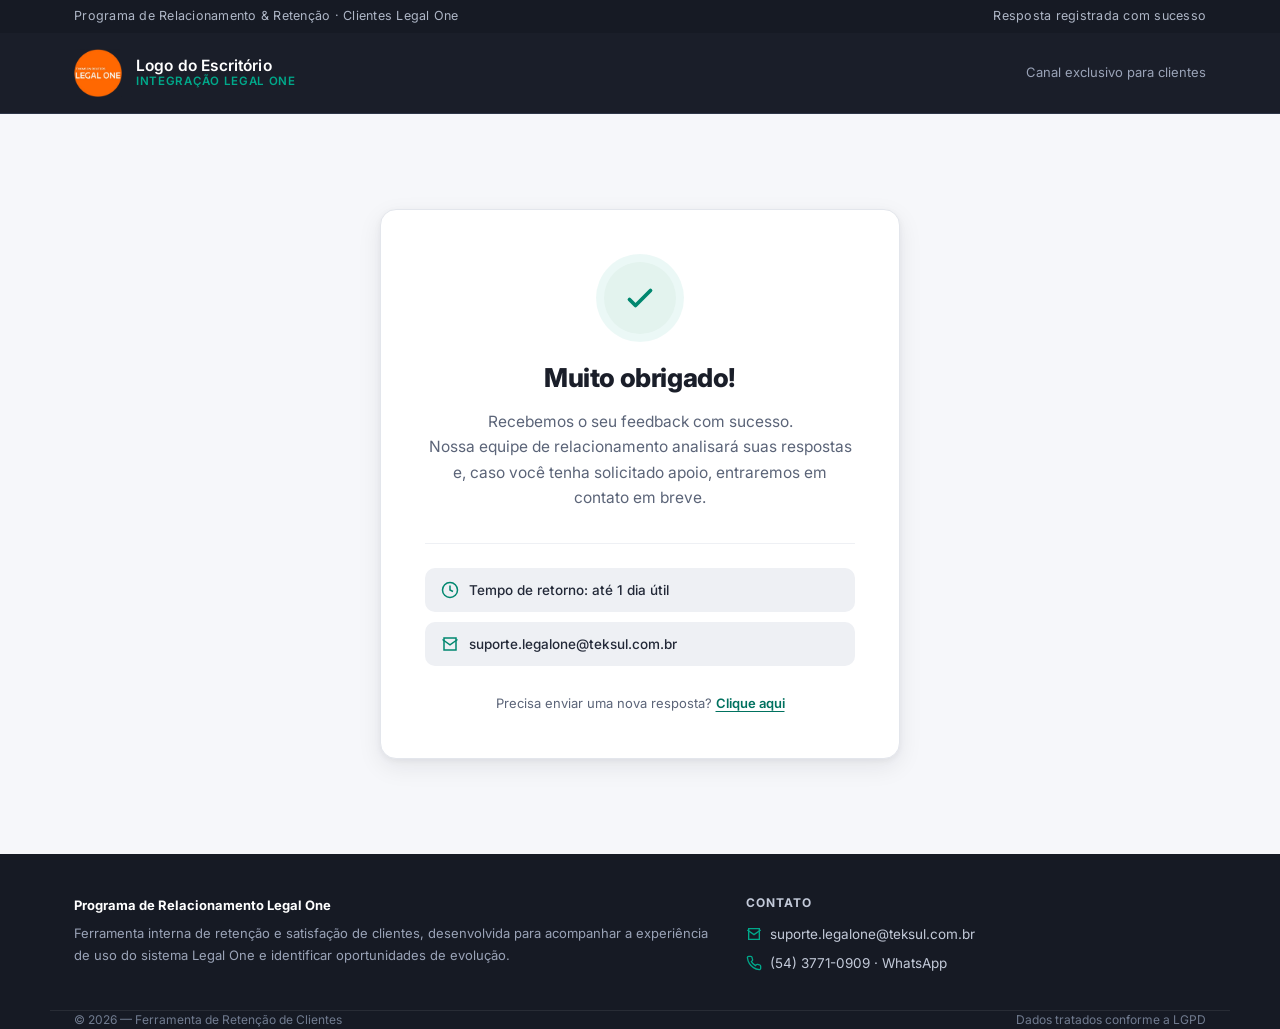
<file: ProjetoCSVFinal/obrigado.html>
<!DOCTYPE html>
<html lang="pt-BR">
<head>
<meta charset="UTF-8">
<meta name="viewport" content="width=device-width, initial-scale=1.0">
<title>Muito obrigado! | Pesquisa Legal One</title>
<meta name="description" content="Sua resposta foi recebida com sucesso. Obrigado por participar da pesquisa de satisfação Legal One.">
<link rel="preconnect" href="https://fonts.googleapis.com">
<link rel="preconnect" href="https://fonts.gstatic.com" crossorigin>
<link href="https://fonts.googleapis.com/css2?family=Inter:wght@400;500;600;700;800&display=swap" rel="stylesheet">
<link rel="stylesheet" href="styles.css">
<style>
  .thankyou-page {
    min-height: calc(100vh - 160px);
    display: flex;
    align-items: center;
    justify-content: center;
    padding: 60px 24px;
  }

  .thankyou-card {
    background: #fff;
    border: 1px solid var(--line);
    border-radius: var(--radius-lg);
    box-shadow: var(--shadow-md);
    max-width: 520px;
    width: 100%;
    padding: 52px 44px 44px;
    text-align: center;
    animation: cardPop 0.3s ease;
  }

  @keyframes cardPop {
    from { opacity: 0; transform: scale(0.97) translateY(8px); }
    to   { opacity: 1; transform: scale(1)    translateY(0);   }
  }

  .thankyou-card__icon {
    width: 72px;
    height: 72px;
    border-radius: 50%;
    background: var(--green-100);
    color: var(--green-600);
    display: flex;
    align-items: center;
    justify-content: center;
    margin: 0 auto 24px;
    box-shadow: 0 0 0 8px rgba(0,168,138,0.08);
  }

  .thankyou-card__icon svg {
    width: 36px;
    height: 36px;
  }

  .thankyou-card h1 {
    font-size: 26px;
    font-weight: 800;
    color: var(--navy-900);
    letter-spacing: -0.015em;
    margin: 0 0 12px;
  }

  .thankyou-card__sub {
    font-size: 15.5px;
    color: var(--ink-soft);
    line-height: 1.65;
    margin: 0 0 32px;
  }

  .thankyou-card__divider {
    border: none;
    border-top: 1px solid var(--line-soft);
    margin: 0 0 24px;
  }

  .thankyou-card__info {
    display: flex;
    flex-direction: column;
    gap: 10px;
  }

  .thankyou-card__pill {
    display: flex;
    align-items: center;
    gap: 10px;
    background: var(--line-soft);
    border-radius: var(--radius-md);
    padding: 12px 16px;
    font-size: 13.5px;
    color: var(--navy-800);
    font-weight: 500;
    text-align: left;
  }

  .thankyou-card__pill svg {
    width: 18px;
    height: 18px;
    flex-shrink: 0;
    color: var(--green-600);
  }

  .thankyou-card__new {
    display: block;
    margin-top: 28px;
    font-size: 13px;
    color: var(--ink-soft);
  }

  .thankyou-card__new a {
    color: var(--green-700);
    font-weight: 600;
    text-decoration: underline;
    text-underline-offset: 3px;
  }

  @media (max-width: 560px) {
    .thankyou-card { padding: 36px 24px 32px; }
    .thankyou-card h1 { font-size: 22px; }
  }
</style>
</head>
<body>

<!-- Faixa institucional -->
<div class="top-strip">
  <div class="top-strip__inner">
    <span>Programa de Relacionamento &amp; Retenção · Clientes Legal One</span>
    <span>Resposta registrada com sucesso</span>
  </div>
</div>

<!-- Navbar -->
<header class="navbar">
  <div class="navbar__inner">
    <div class="brand">
      <div class="brand__logo-slot" aria-hidden="true">
        <img src="Legal One.png" alt="Logo Legal One Suporte" class="brand__logo">
      </div>
      <div class="brand__text">
        <span class="brand__office">Logo do Escritório</span>
        <span class="brand__tag">Integração Legal One</span>
      </div>
    </div>
    <div class="navbar__meta">Canal exclusivo para clientes</div>
  </div>
</header>

<!-- Conteúdo principal -->
<main class="thankyou-page">
  <div class="thankyou-card">

    <div class="thankyou-card__icon">
      <svg viewBox="0 0 24 24" fill="none" stroke="currentColor" stroke-width="2.5" stroke-linecap="round" stroke-linejoin="round">
        <path d="M5 13l4 4L19 7"/>
      </svg>
    </div>

    <h1>Muito obrigado!</h1>
    <p class="thankyou-card__sub">
      Recebemos o seu feedback com sucesso.<br>
      Nossa equipe de relacionamento analisará suas respostas e, caso você tenha solicitado apoio, entraremos em contato em breve.
    </p>

    <hr class="thankyou-card__divider">

    <div class="thankyou-card__info">
      <div class="thankyou-card__pill">
        <svg viewBox="0 0 24 24" fill="none" stroke="currentColor" stroke-width="2"><path d="M12 22C6.477 22 2 17.523 2 12S6.477 2 12 2s10 4.477 10 10-4.477 10-10 10z"/><path d="M12 6v6l4 2"/></svg>
        Tempo de retorno: até 1 dia útil
      </div>
      <div class="thankyou-card__pill">
        <svg viewBox="0 0 24 24" fill="none" stroke="currentColor" stroke-width="2"><path d="M4 4h16v16H4z"/><path d="m22 6-10 7L2 6"/></svg>
        suporte.legalone@teksul.com.br
      </div>
    </div>

    <span class="thankyou-card__new">
      Precisa enviar uma nova resposta? <a href="index.html">Clique aqui</a>
    </span>

  </div>
</main>

<!-- Rodapé -->
<footer class="site-footer">
  <div class="site-footer__inner">
    <div class="site-footer__col">
      <p class="site-footer__brand">Programa de Relacionamento Legal One</p>
      <p>Ferramenta interna de retenção e satisfação de clientes, desenvolvida para acompanhar a experiência de uso do sistema Legal One e identificar oportunidades de evolução.</p>
    </div>
    <div class="site-footer__col">
      <h4>Contato</h4>
      <a class="site-footer__contact-line site-footer__contact-link" href="mailto:suporte.legalone@teksul.com.br">
        <svg viewBox="0 0 24 24" fill="none" stroke="currentColor" stroke-width="2"><path d="M4 4h16v16H4z"/><path d="m22 6-10 7L2 6"/></svg>
        <span>suporte.legalone@teksul.com.br</span>
      </a>
      <a class="site-footer__contact-line site-footer__contact-link" href="https://wa.me/555437710909" target="_blank" rel="noopener">
        <svg viewBox="0 0 24 24" fill="none" stroke="currentColor" stroke-width="2"><path d="M22 16.92v3a2 2 0 0 1-2.18 2 19.79 19.79 0 0 1-8.63-3.07 19.5 19.5 0 0 1-6-6 19.79 19.79 0 0 1-3.07-8.67A2 2 0 0 1 4.11 2h3a2 2 0 0 1 2 1.72c.127.96.362 1.903.7 2.81a2 2 0 0 1-.45 2.11L8.09 9.91a16 16 0 0 0 6 6l1.27-1.27a2 2 0 0 1 2.11-.45c.907.338 1.85.573 2.81.7A2 2 0 0 1 22 16.92"/></svg>
        <span>(54) 3771-0909 · WhatsApp</span>
      </a>
    </div>
  </div>
  <div class="top-strip__inner site-footer__bottom" style="max-width:1180px;margin:0 auto;padding:0 24px;">
    <span>© 2026 — Ferramenta de Retenção de Clientes</span>
    <span>Dados tratados conforme a LGPD</span>
  </div>
</footer>

</body>
</html>
</file>
<file: ProjetoCS V4/styles.css>
/* ===========================================================
   Pesquisa de Relacionamento e Retenção de Clientes — Legal One
   Sistema de design: azul-grafite institucional + verde de ação
   =========================================================== */

:root {
  /* Paleta */
  --navy-950: #161A24;
  --navy-900: #1A1E29;
  --navy-800: #232938;
  --navy-700: #2E3648;
  --navy-100: #DDE1E9;
  --ink: #232938;
  --ink-soft: #5B6478;
  --line: #E3E6EC;
  --line-soft: #EEF0F4;
  --bg: #F6F7FA;
  --card: #FFFFFF;

  --green-700: #00715F;
  --green-600: #00876F;
  --green-500: #00A88A;
  --green-100: #E3F3EE;

  --gold-600: #B8932E;
  --gold-500: #C9A227;

  --danger: #C0392B;

  --radius-sm: 6px;
  --radius-md: 10px;
  --radius-lg: 16px;

  --shadow-sm: 0 1px 2px rgba(22, 26, 36, 0.06), 0 1px 1px rgba(22, 26, 36, 0.04);
  --shadow-md: 0 8px 24px rgba(22, 26, 36, 0.08), 0 2px 6px rgba(22, 26, 36, 0.05);
  --shadow-lg: 0 20px 48px rgba(22, 26, 36, 0.16);

  --font: "Inter", -apple-system, BlinkMacSystemFont, "Segoe UI", sans-serif;
}

* { box-sizing: border-box; }
html { scroll-behavior: smooth; }

body {
  margin: 0;
  font-family: var(--font);
  background: var(--bg);
  color: var(--ink);
  -webkit-font-smoothing: antialiased;
  line-height: 1.5;
}

img { max-width: 100%; display: block; }

a { color: var(--green-700); text-decoration: none; }

button { font-family: inherit; }

:focus-visible {
  outline: 2px solid var(--green-500);
  outline-offset: 2px;
}

.visually-hidden {
  position: absolute !important;
  width: 1px; height: 1px;
  overflow: hidden;
  clip: rect(0 0 0 0);
  white-space: nowrap;
}

/* ===================== TOPO / FAIXA INSTITUCIONAL ===================== */

.top-strip {
  background: var(--navy-950);
  color: #AEB6C6;
  font-size: 12.5px;
  letter-spacing: 0.02em;
}

.top-strip__inner {
  max-width: 1180px;
  margin: 0 auto;
  padding: 7px 24px;
  display: flex;
  justify-content: space-between;
  align-items: center;
  gap: 16px;
}

.top-strip__inner span { white-space: nowrap; }

/* ===================== NAVBAR ===================== */

.navbar {
  background: var(--navy-900);
  border-bottom: 1px solid var(--navy-700);
}

.navbar__inner {
  max-width: 1180px;
  margin: 0 auto;
  padding: 16px 24px;
  display: flex;
  align-items: center;
  justify-content: space-between;
  gap: 24px;
}

.brand {
  display: flex;
  align-items: center;
  gap: 14px;
}

.brand__logo-slot {
  width: 44px;
  height: 44px;
  border-radius: var(--radius-sm);
  border: 1.5px dashed rgba(255,255,255,0.28);
  display: flex;
  align-items: center;
  justify-content: center;
  flex-shrink: 0;
  color: rgba(255,255,255,0.55);
}

.brand__logo-slot svg { width: 22px; height: 22px; }

.brand__text {
  display: flex;
  flex-direction: column;
  line-height: 1.15;
}

.brand__office {
  color: #fff;
  font-weight: 600;
  font-size: 15.5px;
  letter-spacing: 0.01em;
}

.brand__tag {
  color: var(--green-500);
  font-size: 11.5px;
  font-weight: 600;
  letter-spacing: 0.06em;
  text-transform: uppercase;
}

.navbar__meta {
  color: #9AA3B7;
  font-size: 13px;
  text-align: right;
  display: none;
}

@media (min-width: 720px) {
  .navbar__meta { display: block; }
}

/* ===================== HERO ===================== */

.hero {
  background:
    radial-gradient(1100px 420px at 85% -10%, rgba(0,168,138,0.16), transparent 60%),
    linear-gradient(180deg, var(--navy-900) 0%, var(--navy-800) 100%);
  color: #fff;
  position: relative;
  overflow: hidden;
}

.hero::after {
  content: "";
  position: absolute;
  inset: 0;
  background-image:
    linear-gradient(90deg, rgba(255,255,255,0.035) 1px, transparent 1px),
    linear-gradient(0deg, rgba(255,255,255,0.035) 1px, transparent 1px);
  background-size: 64px 64px;
  mask-image: linear-gradient(180deg, rgba(0,0,0,0.5), transparent 70%);
  pointer-events: none;
}

.hero__inner {
  position: relative;
  max-width: 1180px;
  margin: 0 auto;
  padding: 56px 24px 64px;
  display: grid;
  gap: 36px;
}

.hero__eyebrow {
  display: inline-flex;
  align-items: center;
  gap: 8px;
  font-size: 12.5px;
  font-weight: 600;
  letter-spacing: 0.08em;
  text-transform: uppercase;
  color: var(--green-500);
  margin: 0 0 16px;
}

.hero__eyebrow::before {
  content: "";
  width: 7px; height: 7px;
  border-radius: 50%;
  background: var(--green-500);
  box-shadow: 0 0 0 3px rgba(0,168,138,0.25);
}

.hero h1 {
  font-size: clamp(28px, 4vw, 40px);
  font-weight: 700;
  letter-spacing: -0.015em;
  margin: 0 0 16px;
  max-width: 720px;
}

.hero p.lead {
  font-size: 16.5px;
  color: #C3CAD9;
  max-width: 580px;
  margin: 0;
}

.hero__stats {
  display: grid;
  grid-template-columns: repeat(3, minmax(0,1fr));
  gap: 12px;
  max-width: 620px;
}

.hero__stat {
  background: rgba(255,255,255,0.05);
  border: 1px solid rgba(255,255,255,0.09);
  border-radius: var(--radius-md);
  padding: 14px 16px;
}

.hero__stat strong {
  display: block;
  font-size: 20px;
  font-weight: 700;
  color: #fff;
  margin-bottom: 2px;
}

.hero__stat span {
  font-size: 12px;
  color: #9AA3B7;
}

/* ===================== LAYOUT PRINCIPAL DO FORM ===================== */

.page {
  max-width: 1180px;
  margin: 0 auto;
  padding: 40px 24px 80px;
  display: grid;
  grid-template-columns: 1fr;
  gap: 28px;
  align-items: start;
}

@media (min-width: 980px) {
  .page {
    grid-template-columns: 260px 1fr;
  }
}

/* ----- Trilho de progresso (assinatura visual: "andamento processual") ----- */

.rail {
  position: sticky;
  top: 24px;
  display: none;
}

@media (min-width: 980px) {
  .rail { display: block; }
}

.rail__card {
  background: var(--card);
  border: 1px solid var(--line);
  border-radius: var(--radius-lg);
  padding: 22px 18px;
  box-shadow: var(--shadow-sm);
}

.rail__title {
  font-size: 11.5px;
  font-weight: 700;
  letter-spacing: 0.08em;
  text-transform: uppercase;
  color: var(--ink-soft);
  margin: 0 0 16px;
}

.rail__list {
  list-style: none;
  margin: 0;
  padding: 0;
  position: relative;
}

.rail__list::before {
  content: "";
  position: absolute;
  left: 11px;
  top: 6px;
  bottom: 6px;
  width: 2px;
  background: var(--line);
  border-radius: 2px;
}

.rail__item {
  position: relative;
  padding: 0 0 22px 34px;
  font-size: 13.5px;
  color: var(--ink-soft);
  font-weight: 500;
  transition: color 0.2s ease;
}

.rail__item:last-child { padding-bottom: 0; }

.rail__item::before {
  content: "";
  position: absolute;
  left: 3px;
  top: 1px;
  width: 17px;
  height: 17px;
  border-radius: 50%;
  background: var(--card);
  border: 2px solid var(--line);
  transition: all 0.25s ease;
}

.rail__item.is-active {
  color: var(--navy-900);
  font-weight: 700;
}

.rail__item.is-active::before {
  border-color: var(--green-500);
  box-shadow: 0 0 0 3px var(--green-100);
}

.rail__item.is-done {
  color: var(--green-700);
}

.rail__item.is-done::before {
  background: var(--green-500);
  border-color: var(--green-500);
}

.rail__item.is-done::after {
  content: "";
  position: absolute;
  left: 3px;
  top: 1px;
  width: 17px;
  height: 17px;
  background-image: url("data:image/svg+xml,%3Csvg xmlns='http://www.w3.org/2000/svg' viewBox='0 0 24 24' fill='none' stroke='white' stroke-width='3' stroke-linecap='round' stroke-linejoin='round'%3E%3Cpath d='M5 13l4 4L19 7'/%3E%3C/svg%3E");
  background-repeat: no-repeat;
  background-position: center;
  background-size: 9px 9px;
}

.rail__progress-label {
  margin-top: 18px;
  padding-top: 16px;
  border-top: 1px solid var(--line-soft);
  font-size: 12.5px;
  color: var(--ink-soft);
}

.rail__progress-label strong { color: var(--green-700); }

/* ===================== FORM CARD ===================== */

form#survey { display: grid; gap: 20px; }

.section-card {
  background: var(--card);
  border: 1px solid var(--line);
  border-radius: var(--radius-lg);
  box-shadow: var(--shadow-sm);
  padding: 28px 28px 30px;
  scroll-margin-top: 24px;
}

@media (max-width: 560px) {
  .section-card { padding: 22px 18px 24px; }
}

.section-card__head {
  display: flex;
  align-items: flex-start;
  gap: 14px;
  margin-bottom: 22px;
}

.section-card__num {
  flex-shrink: 0;
  width: 34px;
  height: 34px;
  border-radius: 9px;
  background: var(--navy-900);
  color: var(--green-500);
  font-weight: 700;
  font-size: 13.5px;
  display: flex;
  align-items: center;
  justify-content: center;
}

.section-card__title {
  font-size: 17.5px;
  font-weight: 700;
  color: var(--navy-900);
  margin: 0 0 3px;
  letter-spacing: -0.005em;
}

.section-card__hint {
  font-size: 13.5px;
  color: var(--ink-soft);
  margin: 0;
}

.field {
  display: grid;
  gap: 7px;
  margin-bottom: 18px;
}

.field:last-child { margin-bottom: 0; }

.field label.field__label {
  font-size: 13.5px;
  font-weight: 600;
  color: var(--navy-800);
  display: flex;
  align-items: center;
  gap: 6px;
}

.req-mark { color: var(--danger); font-weight: 700; }

.opt-mark {
  font-size: 11px;
  font-weight: 600;
  color: var(--ink-soft);
  background: var(--line-soft);
  border-radius: 5px;
  padding: 2px 6px;
  text-transform: uppercase;
  letter-spacing: 0.04em;
}

input[type="text"],
input[type="tel"],
input[type="email"],
textarea,
select {
  width: 100%;
  font-family: inherit;
  font-size: 14.5px;
  color: var(--ink);
  background: #fff;
  border: 1.5px solid var(--line);
  border-radius: var(--radius-sm);
  padding: 11px 13px;
  transition: border-color 0.15s ease, box-shadow 0.15s ease;
}

input::placeholder, textarea::placeholder { color: #A6ACBB; }

input:focus, textarea:focus, select:focus {
  border-color: var(--green-500);
  box-shadow: 0 0 0 3px var(--green-100);
  outline: none;
}

input[aria-invalid="true"], textarea[aria-invalid="true"] {
  border-color: var(--danger);
}

textarea { resize: vertical; min-height: 90px; }

.field__error {
  font-size: 12.5px;
  color: var(--danger);
  font-weight: 600;
  display: none;
  align-items: center;
  gap: 5px;
}

.field__error.is-visible { display: flex; }

.field__help {
  font-size: 12px;
  color: var(--ink-soft);
}

/* ----- Checkbox grid (módulos) ----- */

.check-grid {
  display: grid;
  grid-template-columns: repeat(auto-fill, minmax(150px, 1fr));
  gap: 10px;
}

.check-tile {
  position: relative;
}

.check-tile input {
  position: absolute;
  opacity: 0;
  width: 100%;
  height: 100%;
  margin: 0;
  cursor: pointer;
}

.check-tile label {
  display: flex;
  align-items: center;
  gap: 9px;
  padding: 10px 12px;
  border: 1.5px solid var(--line);
  border-radius: var(--radius-sm);
  font-size: 13.5px;
  font-weight: 500;
  color: var(--navy-800);
  cursor: pointer;
  transition: all 0.15s ease;
  background: #fff;
}

.check-tile .box {
  width: 17px;
  height: 17px;
  border-radius: 4px;
  border: 1.5px solid #C4C9D4;
  flex-shrink: 0;
  position: relative;
  transition: all 0.15s ease;
}

.check-tile input:checked ~ label {
  border-color: var(--green-500);
  background: var(--green-100);
  color: var(--green-700);
}

.check-tile input:checked ~ label .box {
  background: var(--green-500);
  border-color: var(--green-500);
}

.check-tile input:checked ~ label .box::after {
  content: "";
  position: absolute;
  left: 4px; top: 1px;
  width: 5px; height: 9px;
  border: solid #fff;
  border-width: 0 2px 2px 0;
  transform: rotate(45deg);
}

.check-tile input:focus-visible ~ label {
  outline: 2px solid var(--green-500);
  outline-offset: 2px;
}

/* ----- Avaliação (estrelas + número) ----- */

.rating-block {
  border: 1.5px solid var(--line);
  border-radius: var(--radius-md);
  padding: 18px 18px 20px;
  background: #FBFCFD;
}

.rating-block + .rating-block { margin-top: 16px; }

.rating-block__title {
  font-size: 14.5px;
  font-weight: 700;
  color: var(--navy-900);
  margin: 0 0 3px;
}

.rating-block__sub {
  font-size: 12.5px;
  color: var(--ink-soft);
  margin: 0 0 14px;
}

.stars {
  display: flex;
  align-items: center;
  gap: 4px;
  flex-wrap: wrap;
}

.stars__star {
  width: 30px;
  height: 30px;
  cursor: pointer;
  color: #D6DAE2;
  transition: transform 0.1s ease, color 0.12s ease;
}

.stars__star:hover { transform: scale(1.12); }

.stars__star.is-filled { color: var(--gold-500); }

.stars__value {
  margin-left: 10px;
  font-size: 13.5px;
  font-weight: 700;
  color: var(--navy-900);
  background: var(--line-soft);
  border-radius: 6px;
  padding: 4px 10px;
  min-width: 46px;
  text-align: center;
}

.rating-block .field { margin-top: 14px; margin-bottom: 0; }

/* ----- Radio simples (sim/não) ----- */

.radio-row {
  display: flex;
  gap: 10px;
  flex-wrap: wrap;
}

.radio-pill { position: relative; }

.radio-pill input {
  position: absolute;
  opacity: 0;
  width: 100%;
  height: 100%;
  cursor: pointer;
}

.radio-pill label {
  display: inline-flex;
  align-items: center;
  gap: 8px;
  padding: 10px 20px;
  border: 1.5px solid var(--line);
  border-radius: 999px;
  font-size: 14px;
  font-weight: 600;
  color: var(--navy-800);
  cursor: pointer;
  transition: all 0.15s ease;
  background: #fff;
}

.radio-pill input:checked ~ label {
  background: var(--navy-900);
  border-color: var(--navy-900);
  color: #fff;
}

.radio-pill[data-variant="yes"] input:checked ~ label {
  background: var(--green-600);
  border-color: var(--green-600);
}

.radio-pill input:focus-visible ~ label {
  outline: 2px solid var(--green-500);
  outline-offset: 2px;
}

.contact-reveal {
  margin-top: 16px;
  padding: 16px;
  border-radius: var(--radius-md);
  background: var(--green-100);
  border: 1px solid #BFE6DA;
  display: none;
}

.contact-reveal.is-open { display: block; animation: revealFade 0.25s ease; }

@keyframes revealFade {
  from { opacity: 0; transform: translateY(-4px); }
  to { opacity: 1; transform: translateY(0); }
}

.contact-reveal .field__label { color: var(--green-700); }

/* ===================== SUBMIT ===================== */

.submit-bar {
  background: var(--card);
  border: 1px solid var(--line);
  border-radius: var(--radius-lg);
  box-shadow: var(--shadow-sm);
  padding: 26px 28px;
  display: flex;
  align-items: center;
  justify-content: space-between;
  gap: 20px;
  flex-wrap: wrap;
}

.submit-bar__text {
  font-size: 13px;
  color: var(--ink-soft);
  max-width: 360px;
}

.btn {
  display: inline-flex;
  align-items: center;
  justify-content: center;
  gap: 9px;
  font-size: 15px;
  font-weight: 700;
  padding: 14px 28px;
  border-radius: var(--radius-sm);
  border: none;
  cursor: pointer;
  transition: all 0.15s ease;
  white-space: nowrap;
}

.btn-primary {
  background: var(--green-600);
  color: #fff;
  box-shadow: 0 6px 16px rgba(0,135,111,0.28);
}

.btn-primary:hover { background: var(--green-700); transform: translateY(-1px); }
.btn-primary:active { transform: translateY(0); }

.btn-primary:disabled {
  background: #A9B0BE;
  box-shadow: none;
  cursor: not-allowed;
  transform: none;
}

.btn-primary svg { width: 18px; height: 18px; }

/* ===================== TOAST / CONFIRMAÇÃO ===================== */

.success-overlay {
  position: fixed;
  inset: 0;
  background: rgba(22,26,36,0.55);
  display: none;
  align-items: center;
  justify-content: center;
  padding: 20px;
  z-index: 100;
}

.success-overlay.is-open { display: flex; }

.success-card {
  background: #fff;
  border-radius: var(--radius-lg);
  max-width: 440px;
  width: 100%;
  padding: 36px 32px 32px;
  text-align: center;
  box-shadow: var(--shadow-lg);
  animation: cardPop 0.25s ease;
}

@keyframes cardPop {
  from { opacity: 0; transform: scale(0.96) translateY(6px); }
  to { opacity: 1; transform: scale(1) translateY(0); }
}

.success-card__icon {
  width: 56px;
  height: 56px;
  border-radius: 50%;
  background: var(--green-100);
  color: var(--green-600);
  display: flex;
  align-items: center;
  justify-content: center;
  margin: 0 auto 18px;
}

.success-card__icon svg { width: 28px; height: 28px; }

.success-card h2 {
  font-size: 19px;
  color: var(--navy-900);
  margin: 0 0 10px;
}

.success-card p {
  font-size: 14px;
  color: var(--ink-soft);
  margin: 0 0 24px;
  line-height: 1.6;
}

.success-card .btn-primary { width: 100%; }

/* ===================== RODAPÉ ===================== */

footer.site-footer {
  background: var(--navy-950);
  color: #9AA3B7;
}

.site-footer__inner {
  max-width: 1180px;
  margin: 0 auto;
  padding: 40px 24px 28px;
  display: grid;
  gap: 28px;
}

@media (min-width: 720px) {
  .site-footer__inner {
    grid-template-columns: 1.4fr 1fr;
  }
}

.site-footer__brand {
  color: #fff;
  font-weight: 700;
  font-size: 15px;
  margin-bottom: 8px;
}

.site-footer__col p {
  font-size: 13px;
  line-height: 1.7;
  margin: 0 0 6px;
}

.site-footer__col h4 {
  font-size: 12px;
  text-transform: uppercase;
  letter-spacing: 0.08em;
  color: #C3CAD9;
  margin: 0 0 12px;
}

.site-footer__contact-line {
  display: flex;
  align-items: center;
  gap: 8px;
  font-size: 13.5px;
  margin-bottom: 9px;
}

.site-footer__contact-line svg {
  width: 16px; height: 16px;
  flex-shrink: 0;
  color: var(--green-500);
}

.site-footer__contact-link {
  color: #C3CAD9;
  transition: color 0.15s ease;
  width: fit-content;
}

.site-footer__contact-link:hover {
  color: #fff;
}

.site-footer__contact-link:hover svg {
  color: var(--green-400, var(--green-500));
}

.site-footer__bottom {
  border-top: 1px solid rgba(255,255,255,0.08);
  margin-top: 8px;
  padding-top: 20px;
  font-size: 12px;
  color: #717C90;
  display: flex;
  justify-content: space-between;
  flex-wrap: wrap;
  gap: 10px;
}

.site-footer__bottom a { color: #9AA3B7; }

/* ===================== UTIL ===================== */

.skip-link {
  position: absolute;
  left: -999px;
  top: 0;
  background: var(--green-600);
  color: #fff;
  padding: 10px 16px;
  border-radius: 0 0 8px 0;
  z-index: 200;
}

.skip-link:focus { left: 0; }

@media (prefers-reduced-motion: reduce) {
  * { animation: none !important; transition: none !important; }
}
</file>
<file: ProjetoCS/styles.css>
/* ===========================================================
   Pesquisa de Relacionamento e Retenção de Clientes — Legal One
   Sistema de design: azul-grafite institucional + verde de ação
   =========================================================== */

:root {
  /* Paleta */
  --navy-950: #161A24;
  --navy-900: #1A1E29;
  --navy-800: #232938;
  --navy-700: #2E3648;
  --navy-100: #DDE1E9;
  --ink: #232938;
  --ink-soft: #5B6478;
  --line: #E3E6EC;
  --line-soft: #EEF0F4;
  --bg: #F6F7FA;
  --card: #FFFFFF;

  --green-700: #00715F;
  --green-600: #00876F;
  --green-500: #00A88A;
  --green-100: #E3F3EE;

  --gold-600: #B8932E;
  --gold-500: #C9A227;

  --danger: #C0392B;

  --radius-sm: 6px;
  --radius-md: 10px;
  --radius-lg: 16px;

  --shadow-sm: 0 1px 2px rgba(22, 26, 36, 0.06), 0 1px 1px rgba(22, 26, 36, 0.04);
  --shadow-md: 0 8px 24px rgba(22, 26, 36, 0.08), 0 2px 6px rgba(22, 26, 36, 0.05);
  --shadow-lg: 0 20px 48px rgba(22, 26, 36, 0.16);

  --font: "Inter", -apple-system, BlinkMacSystemFont, "Segoe UI", sans-serif;
}

* { box-sizing: border-box; }
html { scroll-behavior: smooth; }

body {
  margin: 0;
  font-family: var(--font);
  background: var(--bg);
  color: var(--ink);
  -webkit-font-smoothing: antialiased;
  line-height: 1.5;
}

img { max-width: 100%; display: block; }

a { color: var(--green-700); text-decoration: none; }

button { font-family: inherit; }

:focus-visible {
  outline: 2px solid var(--green-500);
  outline-offset: 2px;
}

.visually-hidden {
  position: absolute !important;
  width: 1px; height: 1px;
  overflow: hidden;
  clip: rect(0 0 0 0);
  white-space: nowrap;
}

/* ===================== TOPO / FAIXA INSTITUCIONAL ===================== */

.top-strip {
  background: var(--navy-950);
  color: #AEB6C6;
  font-size: 12.5px;
  letter-spacing: 0.02em;
}

.top-strip__inner {
  max-width: 1180px;
  margin: 0 auto;
  padding: 7px 24px;
  display: flex;
  justify-content: space-between;
  align-items: center;
  gap: 16px;
}

.top-strip__inner span { white-space: nowrap; }

/* ===================== NAVBAR ===================== */

.navbar {
  background: var(--navy-900);
  border-bottom: 1px solid var(--navy-700);
}

.navbar__inner {
  max-width: 1180px;
  margin: 0 auto;
  padding: 16px 24px;
  display: flex;
  align-items: center;
  justify-content: space-between;
  gap: 24px;
}

.brand {
  display: flex;
  align-items: center;
  gap: 14px;
}

.brand__logo-slot {
  width: 44px;
  height: 44px;
  border-radius: var(--radius-sm);
  border: 1.5px dashed rgba(255,255,255,0.28);
  display: flex;
  align-items: center;
  justify-content: center;
  flex-shrink: 0;
  color: rgba(255,255,255,0.55);
}

.brand__logo-slot svg { width: 22px; height: 22px; }

.brand__text {
  display: flex;
  flex-direction: column;
  line-height: 1.15;
}

.brand__office {
  color: #fff;
  font-weight: 600;
  font-size: 15.5px;
  letter-spacing: 0.01em;
}

.brand__tag {
  color: var(--green-500);
  font-size: 11.5px;
  font-weight: 600;
  letter-spacing: 0.06em;
  text-transform: uppercase;
}

.navbar__meta {
  color: #9AA3B7;
  font-size: 13px;
  text-align: right;
  display: none;
}

@media (min-width: 720px) {
  .navbar__meta { display: block; }
}

/* ===================== HERO ===================== */

.hero {
  background:
    radial-gradient(1100px 420px at 85% -10%, rgba(0,168,138,0.16), transparent 60%),
    linear-gradient(180deg, var(--navy-900) 0%, var(--navy-800) 100%);
  color: #fff;
  position: relative;
  overflow: hidden;
}

.hero::after {
  content: "";
  position: absolute;
  inset: 0;
  background-image:
    linear-gradient(90deg, rgba(255,255,255,0.035) 1px, transparent 1px),
    linear-gradient(0deg, rgba(255,255,255,0.035) 1px, transparent 1px);
  background-size: 64px 64px;
  mask-image: linear-gradient(180deg, rgba(0,0,0,0.5), transparent 70%);
  pointer-events: none;
}

.hero__inner {
  position: relative;
  max-width: 1180px;
  margin: 0 auto;
  padding: 56px 24px 64px;
  display: grid;
  gap: 36px;
}

.hero__eyebrow {
  display: inline-flex;
  align-items: center;
  gap: 8px;
  font-size: 12.5px;
  font-weight: 600;
  letter-spacing: 0.08em;
  text-transform: uppercase;
  color: var(--green-500);
  margin: 0 0 16px;
}

.hero__eyebrow::before {
  content: "";
  width: 7px; height: 7px;
  border-radius: 50%;
  background: var(--green-500);
  box-shadow: 0 0 0 3px rgba(0,168,138,0.25);
}

.hero h1 {
  font-size: clamp(28px, 4vw, 40px);
  font-weight: 700;
  letter-spacing: -0.015em;
  margin: 0 0 16px;
  max-width: 720px;
}

.hero p.lead {
  font-size: 16.5px;
  color: #C3CAD9;
  max-width: 580px;
  margin: 0;
}

.hero__stats {
  display: grid;
  grid-template-columns: repeat(3, minmax(0,1fr));
  gap: 12px;
  max-width: 620px;
}

.hero__stat {
  background: rgba(255,255,255,0.05);
  border: 1px solid rgba(255,255,255,0.09);
  border-radius: var(--radius-md);
  padding: 14px 16px;
}

.hero__stat strong {
  display: block;
  font-size: 20px;
  font-weight: 700;
  color: #fff;
  margin-bottom: 2px;
}

.hero__stat span {
  font-size: 12px;
  color: #9AA3B7;
}

/* ===================== LAYOUT PRINCIPAL DO FORM ===================== */

.page {
  max-width: 1180px;
  margin: 0 auto;
  padding: 40px 24px 80px;
  display: grid;
  grid-template-columns: 1fr;
  gap: 28px;
  align-items: start;
}

@media (min-width: 980px) {
  .page {
    grid-template-columns: 260px 1fr;
  }
}

/* ----- Trilho de progresso (assinatura visual: "andamento processual") ----- */

.rail {
  position: sticky;
  top: 24px;
  display: none;
}

@media (min-width: 980px) {
  .rail { display: block; }
}

.rail__card {
  background: var(--card);
  border: 1px solid var(--line);
  border-radius: var(--radius-lg);
  padding: 22px 18px;
  box-shadow: var(--shadow-sm);
}

.rail__title {
  font-size: 11.5px;
  font-weight: 700;
  letter-spacing: 0.08em;
  text-transform: uppercase;
  color: var(--ink-soft);
  margin: 0 0 16px;
}

.rail__list {
  list-style: none;
  margin: 0;
  padding: 0;
  position: relative;
}

.rail__list::before {
  content: "";
  position: absolute;
  left: 11px;
  top: 6px;
  bottom: 6px;
  width: 2px;
  background: var(--line);
  border-radius: 2px;
}

.rail__item {
  position: relative;
  padding: 0 0 22px 34px;
  font-size: 13.5px;
  color: var(--ink-soft);
  font-weight: 500;
  transition: color 0.2s ease;
}

.rail__item:last-child { padding-bottom: 0; }

.rail__item::before {
  content: "";
  position: absolute;
  left: 3px;
  top: 1px;
  width: 17px;
  height: 17px;
  border-radius: 50%;
  background: var(--card);
  border: 2px solid var(--line);
  transition: all 0.25s ease;
}

.rail__item.is-active {
  color: var(--navy-900);
  font-weight: 700;
}

.rail__item.is-active::before {
  border-color: var(--green-500);
  box-shadow: 0 0 0 3px var(--green-100);
}

.rail__item.is-done {
  color: var(--green-700);
}

.rail__item.is-done::before {
  background: var(--green-500);
  border-color: var(--green-500);
}

.rail__item.is-done::after {
  content: "✓";
  position: absolute;
  left: 6px;
  top: -1px;
  font-size: 11px;
  color: #fff;
  font-weight: 700;
}

.rail__progress-label {
  margin-top: 18px;
  padding-top: 16px;
  border-top: 1px solid var(--line-soft);
  font-size: 12.5px;
  color: var(--ink-soft);
}

.rail__progress-label strong { color: var(--green-700); }

/* ===================== FORM CARD ===================== */

form#survey { display: grid; gap: 20px; }

.section-card {
  background: var(--card);
  border: 1px solid var(--line);
  border-radius: var(--radius-lg);
  box-shadow: var(--shadow-sm);
  padding: 28px 28px 30px;
  scroll-margin-top: 24px;
}

@media (max-width: 560px) {
  .section-card { padding: 22px 18px 24px; }
}

.section-card__head {
  display: flex;
  align-items: flex-start;
  gap: 14px;
  margin-bottom: 22px;
}

.section-card__num {
  flex-shrink: 0;
  width: 34px;
  height: 34px;
  border-radius: 9px;
  background: var(--navy-900);
  color: var(--green-500);
  font-weight: 700;
  font-size: 13.5px;
  display: flex;
  align-items: center;
  justify-content: center;
}

.section-card__title {
  font-size: 17.5px;
  font-weight: 700;
  color: var(--navy-900);
  margin: 0 0 3px;
  letter-spacing: -0.005em;
}

.section-card__hint {
  font-size: 13.5px;
  color: var(--ink-soft);
  margin: 0;
}

.field {
  display: grid;
  gap: 7px;
  margin-bottom: 18px;
}

.field:last-child { margin-bottom: 0; }

.field label.field__label {
  font-size: 13.5px;
  font-weight: 600;
  color: var(--navy-800);
  display: flex;
  align-items: center;
  gap: 6px;
}

.req-mark { color: var(--danger); font-weight: 700; }

.opt-mark {
  font-size: 11px;
  font-weight: 600;
  color: var(--ink-soft);
  background: var(--line-soft);
  border-radius: 5px;
  padding: 2px 6px;
  text-transform: uppercase;
  letter-spacing: 0.04em;
}

input[type="text"],
input[type="tel"],
input[type="email"],
textarea,
select {
  width: 100%;
  font-family: inherit;
  font-size: 14.5px;
  color: var(--ink);
  background: #fff;
  border: 1.5px solid var(--line);
  border-radius: var(--radius-sm);
  padding: 11px 13px;
  transition: border-color 0.15s ease, box-shadow 0.15s ease;
}

input::placeholder, textarea::placeholder { color: #A6ACBB; }

input:focus, textarea:focus, select:focus {
  border-color: var(--green-500);
  box-shadow: 0 0 0 3px var(--green-100);
  outline: none;
}

input[aria-invalid="true"], textarea[aria-invalid="true"] {
  border-color: var(--danger);
}

textarea { resize: vertical; min-height: 90px; }

.field__error {
  font-size: 12.5px;
  color: var(--danger);
  font-weight: 600;
  display: none;
  align-items: center;
  gap: 5px;
}

.field__error.is-visible { display: flex; }

.field__help {
  font-size: 12px;
  color: var(--ink-soft);
}

/* ----- Checkbox grid (módulos) ----- */

.check-grid {
  display: grid;
  grid-template-columns: repeat(auto-fill, minmax(150px, 1fr));
  gap: 10px;
}

.check-tile {
  position: relative;
}

.check-tile input {
  position: absolute;
  opacity: 0;
  width: 100%;
  height: 100%;
  margin: 0;
  cursor: pointer;
}

.check-tile label {
  display: flex;
  align-items: center;
  gap: 9px;
  padding: 10px 12px;
  border: 1.5px solid var(--line);
  border-radius: var(--radius-sm);
  font-size: 13.5px;
  font-weight: 500;
  color: var(--navy-800);
  cursor: pointer;
  transition: all 0.15s ease;
  background: #fff;
}

.check-tile .box {
  width: 17px;
  height: 17px;
  border-radius: 4px;
  border: 1.5px solid #C4C9D4;
  flex-shrink: 0;
  position: relative;
  transition: all 0.15s ease;
}

.check-tile input:checked ~ label {
  border-color: var(--green-500);
  background: var(--green-100);
  color: var(--green-700);
}

.check-tile input:checked ~ label .box {
  background: var(--green-500);
  border-color: var(--green-500);
}

.check-tile input:checked ~ label .box::after {
  content: "";
  position: absolute;
  left: 4px; top: 1px;
  width: 5px; height: 9px;
  border: solid #fff;
  border-width: 0 2px 2px 0;
  transform: rotate(45deg);
}

.check-tile input:focus-visible ~ label {
  outline: 2px solid var(--green-500);
  outline-offset: 2px;
}

/* ----- Avaliação (estrelas + número) ----- */

.rating-block {
  border: 1.5px solid var(--line);
  border-radius: var(--radius-md);
  padding: 18px 18px 20px;
  background: #FBFCFD;
}

.rating-block + .rating-block { margin-top: 16px; }

.rating-block__title {
  font-size: 14.5px;
  font-weight: 700;
  color: var(--navy-900);
  margin: 0 0 3px;
}

.rating-block__sub {
  font-size: 12.5px;
  color: var(--ink-soft);
  margin: 0 0 14px;
}

.stars {
  display: flex;
  align-items: center;
  gap: 4px;
  flex-wrap: wrap;
}

.stars__star {
  width: 30px;
  height: 30px;
  cursor: pointer;
  color: #D6DAE2;
  transition: transform 0.1s ease, color 0.12s ease;
}

.stars__star:hover { transform: scale(1.12); }

.stars__star.is-filled { color: var(--gold-500); }

.stars__value {
  margin-left: 10px;
  font-size: 13.5px;
  font-weight: 700;
  color: var(--navy-900);
  background: var(--line-soft);
  border-radius: 6px;
  padding: 4px 10px;
  min-width: 46px;
  text-align: center;
}

.rating-block .field { margin-top: 14px; margin-bottom: 0; }

/* ----- Radio simples (sim/não) ----- */

.radio-row {
  display: flex;
  gap: 10px;
  flex-wrap: wrap;
}

.radio-pill { position: relative; }

.radio-pill input {
  position: absolute;
  opacity: 0;
  width: 100%;
  height: 100%;
  cursor: pointer;
}

.radio-pill label {
  display: inline-flex;
  align-items: center;
  gap: 8px;
  padding: 10px 20px;
  border: 1.5px solid var(--line);
  border-radius: 999px;
  font-size: 14px;
  font-weight: 600;
  color: var(--navy-800);
  cursor: pointer;
  transition: all 0.15s ease;
  background: #fff;
}

.radio-pill input:checked ~ label {
  background: var(--navy-900);
  border-color: var(--navy-900);
  color: #fff;
}

.radio-pill[data-variant="yes"] input:checked ~ label {
  background: var(--green-600);
  border-color: var(--green-600);
}

.radio-pill input:focus-visible ~ label {
  outline: 2px solid var(--green-500);
  outline-offset: 2px;
}

.contact-reveal {
  margin-top: 16px;
  padding: 16px;
  border-radius: var(--radius-md);
  background: var(--green-100);
  border: 1px solid #BFE6DA;
  display: none;
}

.contact-reveal.is-open { display: block; animation: revealFade 0.25s ease; }

@keyframes revealFade {
  from { opacity: 0; transform: translateY(-4px); }
  to { opacity: 1; transform: translateY(0); }
}

.contact-reveal .field__label { color: var(--green-700); }

/* ===================== SUBMIT ===================== */

.submit-bar {
  background: var(--card);
  border: 1px solid var(--line);
  border-radius: var(--radius-lg);
  box-shadow: var(--shadow-sm);
  padding: 26px 28px;
  display: flex;
  align-items: center;
  justify-content: space-between;
  gap: 20px;
  flex-wrap: wrap;
}

.submit-bar__text {
  font-size: 13px;
  color: var(--ink-soft);
  max-width: 360px;
}

.btn {
  display: inline-flex;
  align-items: center;
  justify-content: center;
  gap: 9px;
  font-size: 15px;
  font-weight: 700;
  padding: 14px 28px;
  border-radius: var(--radius-sm);
  border: none;
  cursor: pointer;
  transition: all 0.15s ease;
  white-space: nowrap;
}

.btn-primary {
  background: var(--green-600);
  color: #fff;
  box-shadow: 0 6px 16px rgba(0,135,111,0.28);
}

.btn-primary:hover { background: var(--green-700); transform: translateY(-1px); }
.btn-primary:active { transform: translateY(0); }

.btn-primary:disabled {
  background: #A9B0BE;
  box-shadow: none;
  cursor: not-allowed;
  transform: none;
}

.btn-primary svg { width: 18px; height: 18px; }

/* ===================== TOAST / CONFIRMAÇÃO ===================== */

.success-overlay {
  position: fixed;
  inset: 0;
  background: rgba(22,26,36,0.55);
  display: none;
  align-items: center;
  justify-content: center;
  padding: 20px;
  z-index: 100;
}

.success-overlay.is-open { display: flex; }

.success-card {
  background: #fff;
  border-radius: var(--radius-lg);
  max-width: 440px;
  width: 100%;
  padding: 36px 32px 32px;
  text-align: center;
  box-shadow: var(--shadow-lg);
  animation: cardPop 0.25s ease;
}

@keyframes cardPop {
  from { opacity: 0; transform: scale(0.96) translateY(6px); }
  to { opacity: 1; transform: scale(1) translateY(0); }
}

.success-card__icon {
  width: 56px;
  height: 56px;
  border-radius: 50%;
  background: var(--green-100);
  color: var(--green-600);
  display: flex;
  align-items: center;
  justify-content: center;
  margin: 0 auto 18px;
}

.success-card__icon svg { width: 28px; height: 28px; }

.success-card h2 {
  font-size: 19px;
  color: var(--navy-900);
  margin: 0 0 10px;
}

.success-card p {
  font-size: 14px;
  color: var(--ink-soft);
  margin: 0 0 24px;
  line-height: 1.6;
}

.success-card .btn-primary { width: 100%; }

/* ===================== RODAPÉ ===================== */

footer.site-footer {
  background: var(--navy-950);
  color: #9AA3B7;
}

.site-footer__inner {
  max-width: 1180px;
  margin: 0 auto;
  padding: 40px 24px 28px;
  display: grid;
  gap: 28px;
}

@media (min-width: 720px) {
  .site-footer__inner {
    grid-template-columns: 1.2fr 1fr 1fr;
  }
}

.site-footer__brand {
  color: #fff;
  font-weight: 700;
  font-size: 15px;
  margin-bottom: 8px;
}

.site-footer__col p {
  font-size: 13px;
  line-height: 1.7;
  margin: 0 0 6px;
}

.site-footer__col h4 {
  font-size: 12px;
  text-transform: uppercase;
  letter-spacing: 0.08em;
  color: #C3CAD9;
  margin: 0 0 12px;
}

.site-footer__contact-line {
  display: flex;
  align-items: center;
  gap: 8px;
  font-size: 13.5px;
  margin-bottom: 9px;
}

.site-footer__contact-line svg {
  width: 16px; height: 16px;
  flex-shrink: 0;
  color: var(--green-500);
}

.site-footer__bottom {
  border-top: 1px solid rgba(255,255,255,0.08);
  margin-top: 8px;
  padding-top: 20px;
  font-size: 12px;
  color: #717C90;
  display: flex;
  justify-content: space-between;
  flex-wrap: wrap;
  gap: 10px;
}

.site-footer__bottom a { color: #9AA3B7; }

/* ===================== UTIL ===================== */

.skip-link {
  position: absolute;
  left: -999px;
  top: 0;
  background: var(--green-600);
  color: #fff;
  padding: 10px 16px;
  border-radius: 0 0 8px 0;
  z-index: 200;
}

.skip-link:focus { left: 0; }

@media (prefers-reduced-motion: reduce) {
  * { animation: none !important; transition: none !important; }
}
</file>
<file: ProjetoCSVFinal/styles.css>
/* ===========================================================
   Pesquisa de Relacionamento e Retenção de Clientes — Legal One
   Sistema de design: azul-grafite institucional + verde de ação
   =========================================================== */

:root {
  /* Paleta */
  --navy-950: #161A24;
  --navy-900: #1A1E29;
  --navy-800: #232938;
  --navy-700: #2E3648;
  --navy-100: #DDE1E9;
  --ink: #232938;
  --ink-soft: #5B6478;
  --line: #E3E6EC;
  --line-soft: #EEF0F4;
  --bg: #F6F7FA;
  --card: #FFFFFF;

  --green-700: #00715F;
  --green-600: #00876F;
  --green-500: #00A88A;
  --green-100: #E3F3EE;

  --gold-600: #B8932E;
  --gold-500: #C9A227;

  --danger: #C0392B;

  --radius-sm: 6px;
  --radius-md: 10px;
  --radius-lg: 16px;

  --shadow-sm: 0 1px 2px rgba(22, 26, 36, 0.06), 0 1px 1px rgba(22, 26, 36, 0.04);
  --shadow-md: 0 8px 24px rgba(22, 26, 36, 0.08), 0 2px 6px rgba(22, 26, 36, 0.05);
  --shadow-lg: 0 20px 48px rgba(22, 26, 36, 0.16);

  --font: "Inter", -apple-system, BlinkMacSystemFont, "Segoe UI", sans-serif;
}

* { box-sizing: border-box; }
html { scroll-behavior: smooth; }

body {
  margin: 0;
  font-family: var(--font);
  background: var(--bg);
  color: var(--ink);
  -webkit-font-smoothing: antialiased;
  line-height: 1.5;
}

img { max-width: 100%; display: block; }

a { color: var(--green-700); text-decoration: none; }

button { font-family: inherit; }

:focus-visible {
  outline: 2px solid var(--green-500);
  outline-offset: 2px;
}

.visually-hidden {
  position: absolute !important;
  width: 1px; height: 1px;
  overflow: hidden;
  clip: rect(0 0 0 0);
  white-space: nowrap;
}

/* ===================== TOPO / FAIXA INSTITUCIONAL ===================== */

.top-strip {
  background: var(--navy-950);
  color: #AEB6C6;
  font-size: 12.5px;
  letter-spacing: 0.02em;
}

.top-strip__inner {
  max-width: 1180px;
  margin: 0 auto;
  padding: 7px 24px;
  display: flex;
  justify-content: space-between;
  align-items: center;
  gap: 16px;
}

.top-strip__inner span { white-space: nowrap; }

/* ===================== NAVBAR ===================== */

.navbar {
  background: var(--navy-900);
  border-bottom: 1px solid var(--navy-700);
}

.navbar__inner {
  max-width: 1180px;
  margin: 0 auto;
  padding: 16px 24px;
  display: flex;
  align-items: center;
  justify-content: space-between;
  gap: 24px;
}

.brand {
  display: flex;
  align-items: center;
  gap: 14px;
}

.brand__logo {
    width: 48px;      /* Ajuste conforme necessário */
    height: 48px;
    object-fit: contain;
}

.brand__logo-slot {
    display: flex;
    align-items: center;
    justify-content: center;
}

.brand__text {
  display: flex;
  flex-direction: column;
  line-height: 1.15;
}

.brand__office {
  color: #fff;
  font-weight: 600;
  font-size: 15.5px;
  letter-spacing: 0.01em;
}

.brand__tag {
  color: var(--green-500);
  font-size: 11.5px;
  font-weight: 600;
  letter-spacing: 0.06em;
  text-transform: uppercase;
}

.navbar__meta {
  color: #9AA3B7;
  font-size: 13px;
  text-align: right;
  display: none;
}

@media (min-width: 720px) {
  .navbar__meta { display: block; }
}

/* ===================== HERO ===================== */

.hero {
  background:
    radial-gradient(1100px 420px at 85% -10%, rgba(0,168,138,0.16), transparent 60%),
    linear-gradient(180deg, var(--navy-900) 0%, var(--navy-800) 100%);
  color: #fff;
  position: relative;
  overflow: hidden;
}

.hero::after {
  content: "";
  position: absolute;
  inset: 0;
  background-image:
    linear-gradient(90deg, rgba(255,255,255,0.035) 1px, transparent 1px),
    linear-gradient(0deg, rgba(255,255,255,0.035) 1px, transparent 1px);
  background-size: 64px 64px;
  mask-image: linear-gradient(180deg, rgba(0,0,0,0.5), transparent 70%);
  pointer-events: none;
}

.hero__inner {
  position: relative;
  max-width: 1180px;
  margin: 0 auto;
  padding: 56px 24px 64px;
  display: grid;
  gap: 36px;
}

.hero__eyebrow {
  display: inline-flex;
  align-items: center;
  gap: 8px;
  font-size: 12.5px;
  font-weight: 600;
  letter-spacing: 0.08em;
  text-transform: uppercase;
  color: var(--green-500);
  margin: 0 0 16px;
}

.hero__eyebrow::before {
  content: "";
  width: 7px; height: 7px;
  border-radius: 50%;
  background: var(--green-500);
  box-shadow: 0 0 0 3px rgba(0,168,138,0.25);
}

.hero h1 {
  font-size: clamp(28px, 4vw, 40px);
  font-weight: 700;
  letter-spacing: -0.015em;
  margin: 0 0 16px;
  max-width: 720px;
}

.hero p.lead {
  font-size: 16.5px;
  color: #C3CAD9;
  max-width: 580px;
  margin: 0;
}

.hero__stats {
  display: grid;
  grid-template-columns: repeat(3, minmax(0,1fr));
  gap: 12px;
  max-width: 620px;
}

.hero__stat {
  background: rgba(255,255,255,0.05);
  border: 1px solid rgba(255,255,255,0.09);
  border-radius: var(--radius-md);
  padding: 14px 16px;
}

.hero__stat strong {
  display: block;
  font-size: 20px;
  font-weight: 700;
  color: #fff;
  margin-bottom: 2px;
}

.hero__stat span {
  font-size: 12px;
  color: #9AA3B7;
}

/* ===================== LAYOUT PRINCIPAL DO FORM ===================== */

.page {
  max-width: 1180px;
  margin: 0 auto;
  padding: 40px 24px 80px;
  display: grid;
  grid-template-columns: 1fr;
  gap: 28px;
  align-items: start;
}

@media (min-width: 980px) {
  .page {
    grid-template-columns: 260px 1fr;
  }
}

/* ----- Trilho de progresso (assinatura visual: "andamento processual") ----- */

.rail {
  position: sticky;
  top: 24px;
  display: none;
}

@media (min-width: 980px) {
  .rail { display: block; }
}

.rail__card {
  background: var(--card);
  border: 1px solid var(--line);
  border-radius: var(--radius-lg);
  padding: 22px 18px;
  box-shadow: var(--shadow-sm);
}

.rail__title {
  font-size: 11.5px;
  font-weight: 700;
  letter-spacing: 0.08em;
  text-transform: uppercase;
  color: var(--ink-soft);
  margin: 0 0 16px;
}

.rail__list {
  list-style: none;
  margin: 0;
  padding: 0;
  position: relative;
}

.rail__list::before {
  content: "";
  position: absolute;
  left: 11px;
  top: 6px;
  bottom: 6px;
  width: 2px;
  background: var(--line);
  border-radius: 2px;
}

.rail__item {
  position: relative;
  padding: 0 0 22px 34px;
  font-size: 13.5px;
  color: var(--ink-soft);
  font-weight: 500;
  transition: color 0.2s ease;
}

.rail__item:last-child { padding-bottom: 0; }

.rail__item::before {
  content: "";
  position: absolute;
  left: 3px;
  top: 1px;
  width: 17px;
  height: 17px;
  border-radius: 50%;
  background: var(--card);
  border: 2px solid var(--line);
  transition: all 0.25s ease;
}

.rail__item.is-active {
  color: var(--navy-900);
  font-weight: 700;
}

.rail__item.is-active::before {
  border-color: var(--green-500);
  box-shadow: 0 0 0 3px var(--green-100);
}

.rail__item.is-done {
  color: var(--green-700);
}

.rail__item.is-done::before {
  background: var(--green-500);
  border-color: var(--green-500);
}

.rail__item.is-done::after {
  content: "";
  position: absolute;
  left: 3px;
  top: 1px;
  width: 17px;
  height: 17px;
  background-image: url("data:image/svg+xml,%3Csvg xmlns='http://www.w3.org/2000/svg' viewBox='0 0 24 24' fill='none' stroke='white' stroke-width='3' stroke-linecap='round' stroke-linejoin='round'%3E%3Cpath d='M5 13l4 4L19 7'/%3E%3C/svg%3E");
  background-repeat: no-repeat;
  background-position: center;
  background-size: 9px 9px;
}

.rail__progress-label {
  margin-top: 18px;
  padding-top: 16px;
  border-top: 1px solid var(--line-soft);
  font-size: 12.5px;
  color: var(--ink-soft);
}

.rail__progress-label strong { color: var(--green-700); }

/* ===================== FORM CARD ===================== */

form#survey { display: grid; gap: 20px; }

.section-card {
  background: var(--card);
  border: 1px solid var(--line);
  border-radius: var(--radius-lg);
  box-shadow: var(--shadow-sm);
  padding: 28px 28px 30px;
  scroll-margin-top: 24px;
}

@media (max-width: 560px) {
  .section-card { padding: 22px 18px 24px; }
}

.section-card__head {
  display: flex;
  align-items: flex-start;
  gap: 14px;
  margin-bottom: 22px;
}

.section-card__num {
  flex-shrink: 0;
  width: 34px;
  height: 34px;
  border-radius: 9px;
  background: var(--navy-900);
  color: var(--green-500);
  font-weight: 700;
  font-size: 13.5px;
  display: flex;
  align-items: center;
  justify-content: center;
}

.section-card__title {
  font-size: 17.5px;
  font-weight: 700;
  color: var(--navy-900);
  margin: 0 0 3px;
  letter-spacing: -0.005em;
}

.section-card__hint {
  font-size: 13.5px;
  color: var(--ink-soft);
  margin: 0;
}

.field {
  display: grid;
  gap: 7px;
  margin-bottom: 18px;
}

.field:last-child { margin-bottom: 0; }

.field label.field__label {
  font-size: 13.5px;
  font-weight: 600;
  color: var(--navy-800);
  display: flex;
  align-items: center;
  gap: 6px;
}

.req-mark { color: var(--danger); font-weight: 700; }

.opt-mark {
  font-size: 11px;
  font-weight: 600;
  color: var(--ink-soft);
  background: var(--line-soft);
  border-radius: 5px;
  padding: 2px 6px;
  text-transform: uppercase;
  letter-spacing: 0.04em;
}

input[type="text"],
input[type="tel"],
input[type="email"],
textarea,
select {
  width: 100%;
  font-family: inherit;
  font-size: 14.5px;
  color: var(--ink);
  background: #fff;
  border: 1.5px solid var(--line);
  border-radius: var(--radius-sm);
  padding: 11px 13px;
  transition: border-color 0.15s ease, box-shadow 0.15s ease;
}

input::placeholder, textarea::placeholder { color: #A6ACBB; }

input:focus, textarea:focus, select:focus {
  border-color: var(--green-500);
  box-shadow: 0 0 0 3px var(--green-100);
  outline: none;
}

input[aria-invalid="true"], textarea[aria-invalid="true"] {
  border-color: var(--danger);
}

textarea { resize: vertical; min-height: 90px; }

.field__error {
  font-size: 12.5px;
  color: var(--danger);
  font-weight: 600;
  display: none;
  align-items: center;
  gap: 5px;
}

.field__error.is-visible { display: flex; }

.field__help {
  font-size: 12px;
  color: var(--ink-soft);
}

/* ----- Checkbox grid (módulos) ----- */

.check-grid {
  display: grid;
  grid-template-columns: repeat(auto-fill, minmax(150px, 1fr));
  gap: 10px;
}

.check-tile {
  position: relative;
}

.check-tile input {
  position: absolute;
  opacity: 0;
  width: 100%;
  height: 100%;
  margin: 0;
  cursor: pointer;
}

.check-tile label {
  display: flex;
  align-items: center;
  gap: 9px;
  padding: 10px 12px;
  border: 1.5px solid var(--line);
  border-radius: var(--radius-sm);
  font-size: 13.5px;
  font-weight: 500;
  color: var(--navy-800);
  cursor: pointer;
  transition: all 0.15s ease;
  background: #fff;
}

.check-tile .box {
  width: 17px;
  height: 17px;
  border-radius: 4px;
  border: 1.5px solid #C4C9D4;
  flex-shrink: 0;
  position: relative;
  transition: all 0.15s ease;
}

.check-tile input:checked ~ label {
  border-color: var(--green-500);
  background: var(--green-100);
  color: var(--green-700);
}

.check-tile input:checked ~ label .box {
  background: var(--green-500);
  border-color: var(--green-500);
}

.check-tile input:checked ~ label .box::after {
  content: "";
  position: absolute;
  left: 4px; top: 1px;
  width: 5px; height: 9px;
  border: solid #fff;
  border-width: 0 2px 2px 0;
  transform: rotate(45deg);
}

.check-tile input:focus-visible ~ label {
  outline: 2px solid var(--green-500);
  outline-offset: 2px;
}

/* ----- Avaliação (estrelas + número) ----- */

.rating-block {
  border: 1.5px solid var(--line);
  border-radius: var(--radius-md);
  padding: 18px 18px 20px;
  background: #FBFCFD;
}

.rating-block + .rating-block { margin-top: 16px; }

.rating-block__title {
  font-size: 14.5px;
  font-weight: 700;
  color: var(--navy-900);
  margin: 0 0 3px;
}

.rating-block__sub {
  font-size: 12.5px;
  color: var(--ink-soft);
  margin: 0 0 14px;
}

.stars {
  display: flex;
  align-items: center;
  gap: 4px;
  flex-wrap: wrap;
}

.stars__star {
  width: 30px;
  height: 30px;
  cursor: pointer;
  color: #D6DAE2;
  transition: transform 0.1s ease, color 0.12s ease;
}

.stars__star:hover { transform: scale(1.12); }

.stars__star.is-filled { color: var(--gold-500); }

.stars__value {
  margin-left: 10px;
  font-size: 13.5px;
  font-weight: 700;
  color: var(--navy-900);
  background: var(--line-soft);
  border-radius: 6px;
  padding: 4px 10px;
  min-width: 46px;
  text-align: center;
}

.rating-block .field { margin-top: 14px; margin-bottom: 0; }

/* ----- Radio simples (sim/não) ----- */

.radio-row {
  display: flex;
  gap: 10px;
  flex-wrap: wrap;
}

.radio-pill { position: relative; }

.radio-pill input {
  position: absolute;
  opacity: 0;
  width: 100%;
  height: 100%;
  cursor: pointer;
}

.radio-pill label {
  display: inline-flex;
  align-items: center;
  gap: 8px;
  padding: 10px 20px;
  border: 1.5px solid var(--line);
  border-radius: 999px;
  font-size: 14px;
  font-weight: 600;
  color: var(--navy-800);
  cursor: pointer;
  transition: all 0.15s ease;
  background: #fff;
}

.radio-pill input:checked ~ label {
  background: var(--navy-900);
  border-color: var(--navy-900);
  color: #fff;
}

.radio-pill[data-variant="yes"] input:checked ~ label {
  background: var(--green-600);
  border-color: var(--green-600);
}

.radio-pill input:focus-visible ~ label {
  outline: 2px solid var(--green-500);
  outline-offset: 2px;
}

.contact-reveal {
  margin-top: 16px;
  padding: 16px;
  border-radius: var(--radius-md);
  background: var(--green-100);
  border: 1px solid #BFE6DA;
  display: none;
}

.contact-reveal.is-open { display: block; animation: revealFade 0.25s ease; }

@keyframes revealFade {
  from { opacity: 0; transform: translateY(-4px); }
  to { opacity: 1; transform: translateY(0); }
}

.contact-reveal .field__label { color: var(--green-700); }

/* ===================== SUBMIT ===================== */

.submit-bar {
  background: var(--card);
  border: 1px solid var(--line);
  border-radius: var(--radius-lg);
  box-shadow: var(--shadow-sm);
  padding: 26px 28px;
  display: flex;
  align-items: center;
  justify-content: space-between;
  gap: 20px;
  flex-wrap: wrap;
}

.submit-bar__text {
  font-size: 13px;
  color: var(--ink-soft);
  max-width: 360px;
}

.btn {
  display: inline-flex;
  align-items: center;
  justify-content: center;
  gap: 9px;
  font-size: 15px;
  font-weight: 700;
  padding: 14px 28px;
  border-radius: var(--radius-sm);
  border: none;
  cursor: pointer;
  transition: all 0.15s ease;
  white-space: nowrap;
}

.btn-primary {
  background: var(--green-600);
  color: #fff;
  box-shadow: 0 6px 16px rgba(0,135,111,0.28);
}

.btn-primary:hover { background: var(--green-700); transform: translateY(-1px); }
.btn-primary:active { transform: translateY(0); }

.btn-primary:disabled {
  background: #A9B0BE;
  box-shadow: none;
  cursor: not-allowed;
  transform: none;
}

.btn-primary svg { width: 18px; height: 18px; }

/* ===================== TOAST / CONFIRMAÇÃO ===================== */

.success-overlay {
  position: fixed;
  inset: 0;
  background: rgba(22,26,36,0.55);
  display: none;
  align-items: center;
  justify-content: center;
  padding: 20px;
  z-index: 100;
}

.success-overlay.is-open { display: flex; }

.success-card {
  background: #fff;
  border-radius: var(--radius-lg);
  max-width: 440px;
  width: 100%;
  padding: 36px 32px 32px;
  text-align: center;
  box-shadow: var(--shadow-lg);
  animation: cardPop 0.25s ease;
}

@keyframes cardPop {
  from { opacity: 0; transform: scale(0.96) translateY(6px); }
  to { opacity: 1; transform: scale(1) translateY(0); }
}

.success-card__icon {
  width: 56px;
  height: 56px;
  border-radius: 50%;
  background: var(--green-100);
  color: var(--green-600);
  display: flex;
  align-items: center;
  justify-content: center;
  margin: 0 auto 18px;
}

.success-card__icon svg { width: 28px; height: 28px; }

.success-card h2 {
  font-size: 19px;
  color: var(--navy-900);
  margin: 0 0 10px;
}

.success-card p {
  font-size: 14px;
  color: var(--ink-soft);
  margin: 0 0 24px;
  line-height: 1.6;
}

.success-card .btn-primary { width: 100%; }

/* ===================== RODAPÉ ===================== */

footer.site-footer {
  background: var(--navy-950);
  color: #9AA3B7;
}

.site-footer__inner {
  max-width: 1180px;
  margin: 0 auto;
  padding: 40px 24px 28px;
  display: grid;
  gap: 28px;
}

@media (min-width: 720px) {
  .site-footer__inner {
    grid-template-columns: 1.4fr 1fr;
  }
}

.site-footer__brand {
  color: #fff;
  font-weight: 700;
  font-size: 15px;
  margin-bottom: 8px;
}

.site-footer__col p {
  font-size: 13px;
  line-height: 1.7;
  margin: 0 0 6px;
}

.site-footer__col h4 {
  font-size: 12px;
  text-transform: uppercase;
  letter-spacing: 0.08em;
  color: #C3CAD9;
  margin: 0 0 12px;
}

.site-footer__contact-line {
  display: flex;
  align-items: center;
  gap: 8px;
  font-size: 13.5px;
  margin-bottom: 9px;
}

.site-footer__contact-line svg {
  width: 16px; height: 16px;
  flex-shrink: 0;
  color: var(--green-500);
}

.site-footer__contact-link {
  color: #C3CAD9;
  transition: color 0.15s ease;
  width: fit-content;
}

.site-footer__contact-link:hover {
  color: #fff;
}

.site-footer__contact-link:hover svg {
  color: var(--green-400, var(--green-500));
}

.site-footer__bottom {
  border-top: 1px solid rgba(255,255,255,0.08);
  margin-top: 8px;
  padding-top: 20px;
  font-size: 12px;
  color: #717C90;
  display: flex;
  justify-content: space-between;
  flex-wrap: wrap;
  gap: 10px;
}

.site-footer__bottom a { color: #9AA3B7; }

/* ===================== UTIL ===================== */

.skip-link {
  position: absolute;
  left: -999px;
  top: 0;
  background: var(--green-600);
  color: #fff;
  padding: 10px 16px;
  border-radius: 0 0 8px 0;
  z-index: 200;
}

.skip-link:focus { left: 0; }

@media (prefers-reduced-motion: reduce) {
  * { animation: none !important; transition: none !important; }
}
</file>
